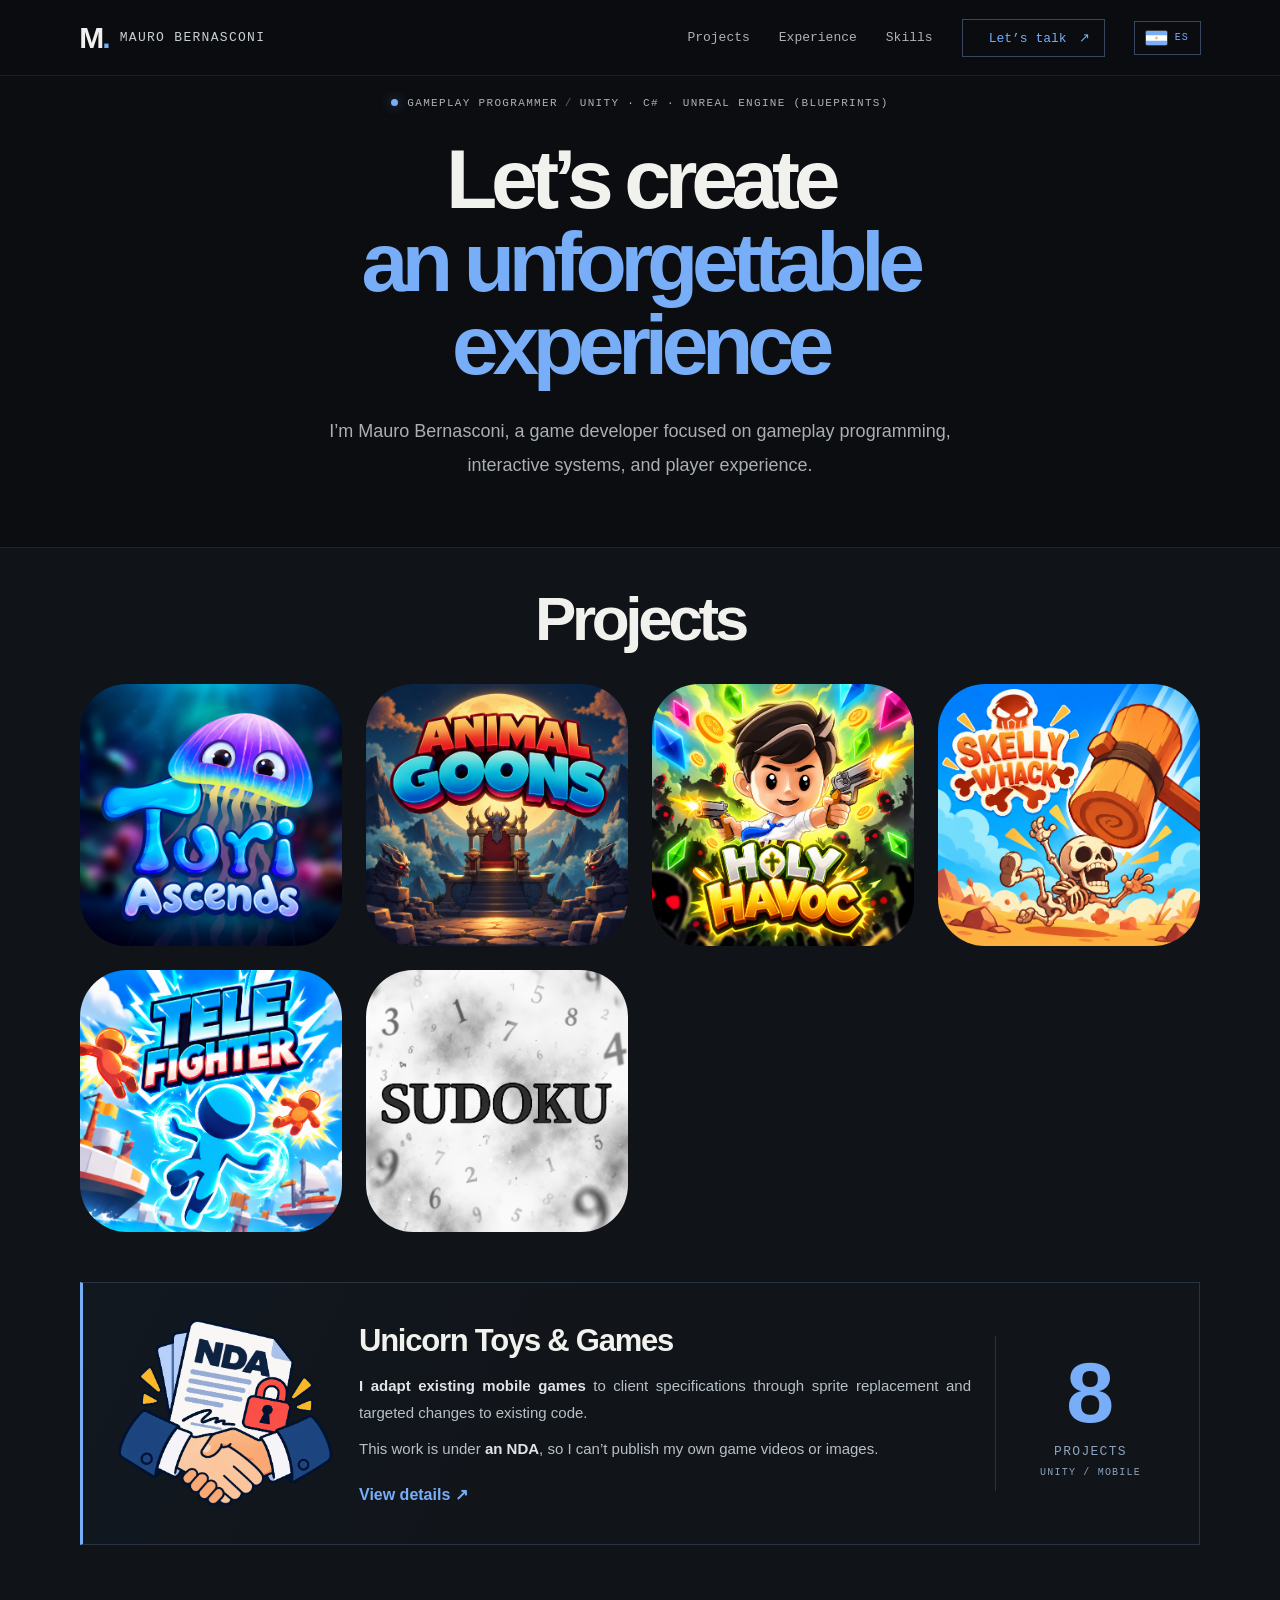
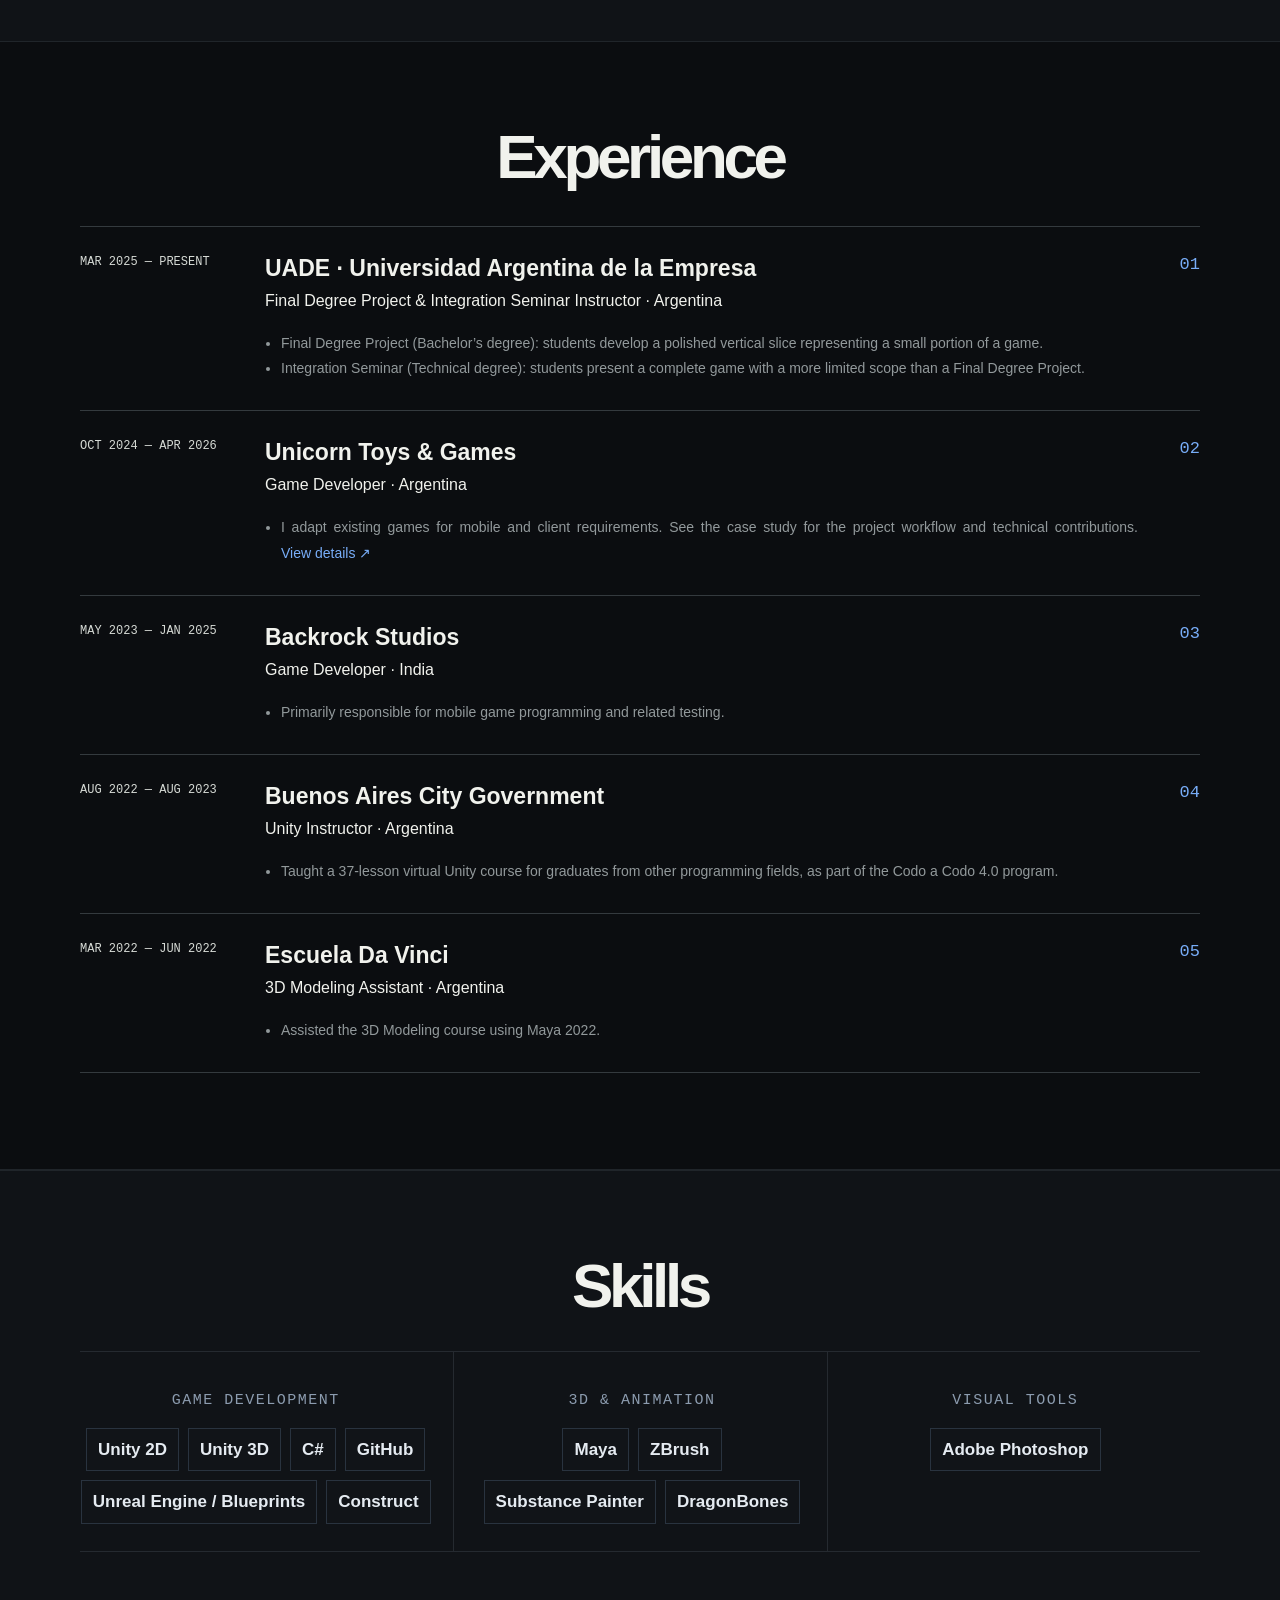
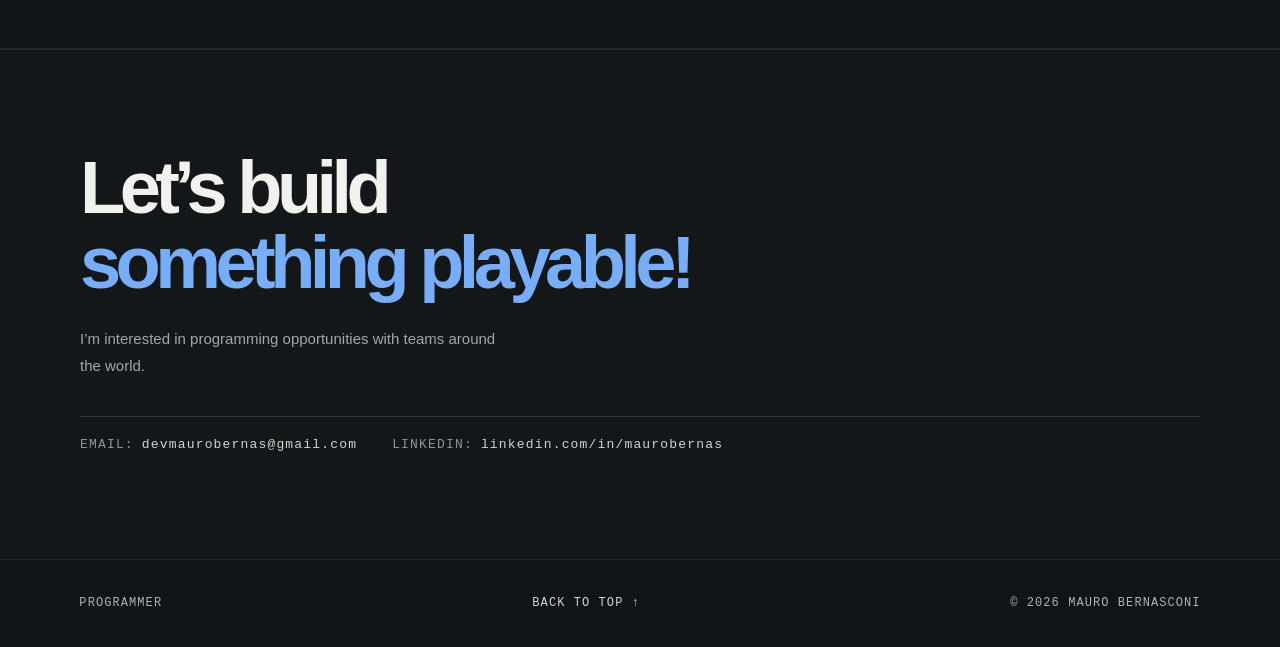
<file: index.html>
<!doctype html>
<html lang="en">
  <head>
    <meta charset="utf-8">
    <meta name="viewport" content="width=device-width, initial-scale=1">
    <meta name="theme-color" content="#0b0d10">
    <meta name="description" content="Mauro Bernasconi — Unity gameplay programmer working across interactive systems and game development.">
    <title data-en="Mauro Bernasconi — Unity Gameplay Programmer" data-es="Mauro Bernasconi — Programador de gameplay Unity">Mauro Bernasconi — Unity Gameplay Programmer</title>
    <link rel="icon" href="./favicon.svg" type="image/svg+xml">
    <link rel="stylesheet" href="./styles.css?v=work-first-layout-divider-20261112">
    <script src="./script.js?v=store-badges-20261024" defer></script>
  </head>
  <body>
    <a class="skip-link" href="#main" data-en="Skip to content" data-es="Ir al contenido">Skip to content</a>
    <header class="site-header">
      <a class="wordmark" href="#home" aria-label="Mauro Bernasconi, home"><span class="wordmark-mark">M<span>.</span></span><span class="wordmark-name">MAURO BERNASCONI</span></a>
      <button class="menu-toggle" type="button" aria-expanded="false" aria-controls="primary-nav"><span></span><span></span><span class="sr-only" data-en="Toggle navigation" data-es="Abrir navegación">Toggle navigation</span></button>
      <nav id="primary-nav" class="nav" aria-label="Main navigation" data-en-label="Main navigation" data-es-label="Navegación principal">
        <a href="#projects" data-en="Projects" data-es="Proyectos">Projects</a>
        <a href="#experience" data-en="Experience" data-es="Experiencia">Experience</a>
        <a href="#skills" data-en="Skills" data-es="Habilidades">Skills</a>
        <a href="#contact" class="nav-contact"><span data-en="Let’s talk" data-es="Contactame">Let’s talk</span><span aria-hidden="true">↗</span></a>
        <button class="language-toggle" type="button" aria-label="Switch language to Spanish"><span class="language-flag" aria-hidden="true"></span><span class="language-code">ES</span></button>
      </nav>
    </header>

    <main id="main">
      <section class="hero section-wrap" id="home">
        <div class="hero-copy">
          <p class="eyebrow"><span class="status-dot"></span><span data-en="GAMEPLAY PROGRAMMER" data-es="PROGRAMADOR DE GAMEPLAY">GAMEPLAY PROGRAMMER</span><span class="eyebrow-divider">/</span>UNITY · C# · UNREAL ENGINE (BLUEPRINTS)</p>
          <h1 data-en="Let’s create|an unforgettable experience" data-es="Creemos una|experiencia inolvidable">Let’s create<br><span class="accent">an unforgettable experience</span></h1>
          <p class="hero-lede" data-en="I’m Mauro Bernasconi, a game developer focused on gameplay programming, interactive systems, and player experience." data-es="Soy Mauro Bernasconi, desarrollador de videojuegos enfocado en programación de gameplay, sistemas interactivos y experiencia de juego.">I’m Mauro Bernasconi, a game developer focused on gameplay programming, interactive systems, and player experience.</p>
        </div>
      </section>

      <section class="projects-section" id="projects">
        <div class="section-wrap">
        <div class="section-heading"><h2 data-en="Projects" data-es="Proyectos">Projects</h2></div>
        <div class="project-grid">
          <a class="project-tile" href="./turi-ascends.html">
            <img class="project-cover-image" src="./assets/projects/project-01/icon.jpg" alt="Turi Ascends">
          </a>
          <a class="project-tile" href="./animal-goons.html">
            <!-- Add the square project cover image inside assets/projects/project-02/. -->
            <img class="project-cover-image" src="./assets/projects/project-02/icon.png" alt="Animal Goons">
          </a>
          <a class="project-tile" href="./holy-havoc.html">
            <!-- Add the square project cover image inside assets/projects/project-03/. -->
            <img class="project-cover-image" src="./assets/projects/project-03/icon.png" alt="Holy Havoc">
          </a>
          <a class="project-tile" href="./skelly-whack.html">
            <!-- Add the square project cover image inside assets/projects/project-04/. -->
            <img class="project-cover-image" src="./assets/projects/project-04/icon.png" alt="Skelly Whack">
          </a>
          <a class="project-tile" href="./tele-fighter.html">
            <!-- Add the square project cover image inside assets/projects/project-05/. -->
            <img class="project-cover-image" src="./assets/projects/project-05/icon.png" alt="Tele Fighter">
          </a>
          <a class="project-tile" href="./sudoku.html">
            <img class="project-cover-image" src="./assets/projects/project-06/sudoku-icon.jpg" alt="Sudoku">
          </a>
        </div>

        <section class="reskin-feature" aria-labelledby="reskin-title">
          <div class="reskin-feature-art"><img src="./assets/nda-icon.png" alt="" loading="lazy"></div>
          <div class="reskin-feature-copy">
            <h3 id="reskin-title">Unicorn Toys &amp; Games</h3>
            <p data-en="I adapt existing mobile games to client specifications through sprite replacement and targeted changes to existing code." data-es="Adapto juegos móviles existentes a las especificaciones de clientes mediante el reemplazo de sprites y cambios puntuales en código existente." data-en-html="<strong class=key-highlight>I adapt existing mobile games</strong> to client specifications through sprite replacement and targeted changes to existing code." data-es-html="<strong class=key-highlight>Adapto juegos móviles existentes</strong> a las especificaciones de clientes mediante el reemplazo de sprites y cambios puntuales en código existente."><strong class="key-highlight">I adapt existing mobile games</strong> to client specifications through sprite replacement and targeted changes to existing code.</p>
            <p class="nda-note" data-en="This work is under an NDA, so I can’t publish my own game videos or images." data-es="Este trabajo está bajo un acuerdo de confidencialidad (NDA), por eso no puedo publicar videos ni imágenes propias de los juegos." data-en-html="This work is under <strong class=key-highlight>an NDA</strong>, so I can’t publish my own game videos or images." data-es-html="Este trabajo está bajo un <strong class=key-highlight>acuerdo de confidencialidad (NDA)</strong>, por eso no puedo publicar videos ni imágenes propias de los juegos.">This work is under <strong class="key-highlight">an NDA</strong>, so I can’t publish my own game videos or images.</p>
            <a class="inline-link reskin-details-link" href="./unicorn-games.html" data-en="View details ↗" data-es="Conocer detalles ↗">View details ↗</a>
          </div>
          <div class="reskin-feature-index" aria-hidden="true"><strong>8</strong><span data-en="PROJECTS" data-es="PROYECTOS">PROJECTS</span><span data-en="UNITY / MOBILE" data-es="UNITY / MOBILE">UNITY / MOBILE</span></div>
        </section>
        </div>
      </section>

      <section class="experience-section" id="experience"><div class="section-wrap experience-inner">
        <div class="section-heading"><h2 data-en="Experience" data-es="Experiencia">Experience</h2></div>
        <article class="experience-entry"><div class="experience-date" data-en="MAR 2025 — PRESENT" data-es="MAR 2025 — ACTUALIDAD">MAR 2025 — PRESENT</div><div class="experience-detail"><h3>UADE · Universidad Argentina de la Empresa</h3><p class="experience-role" data-en="Final Degree Project & Integration Seminar Instructor · Argentina" data-es="Docente de Trabajo Final y Seminario de Integración · Argentina">Final Degree Project &amp; Integration Seminar Instructor · Argentina</p><ul><li data-en="Final Degree Project (Bachelor’s degree): students develop a polished vertical slice representing a small portion of a game." data-es="Trabajo Final (Licenciatura): los alumnos desarrollan un vertical slice pulido que representa una pequeña parte de un juego.">Final Degree Project (Bachelor’s degree): students develop a polished vertical slice representing a small portion of a game.</li><li data-en="Integration Seminar (Technical degree): students present a complete game with a more limited scope than a Final Degree Project." data-es="Seminario de Integración (Tecnicatura): los alumnos presentan un juego completo, con un alcance más acotado que un Trabajo Final.">Integration Seminar (Technical degree): students present a complete game with a more limited scope than a Final Degree Project.</li></ul></div></article>
        <article class="experience-entry"><div class="experience-date" data-en="OCT 2024 — APR 2026" data-es="OCT 2024 — ABR 2026">OCT 2024 — APR 2026</div><div class="experience-detail"><h3>Unicorn Toys &amp; Games</h3><p class="experience-role" data-en="Game Developer · Argentina" data-es="Desarrollador de videojuegos · Argentina">Game Developer · Argentina</p><ul><li><span data-en="I adapt existing games for mobile and client requirements. See the case study for the project workflow and technical contributions." data-es="Adapto juegos existentes a plataformas móviles y a requisitos de clientes. Consultá el caso para conocer el proceso y los aportes técnicos.">I adapt existing games for mobile and client requirements. See the case study for the project workflow and technical contributions.</span> <a href="./unicorn-games.html" class="inline-link" data-en="View details ↗" data-es="Conocer detalles ↗">View details ↗</a></li></ul></div></article>
        <article class="experience-entry"><div class="experience-date" data-en="MAY 2023 — JAN 2025" data-es="MAY 2023 — ENE 2025">MAY 2023 — JAN 2025</div><div class="experience-detail"><h3>Backrock Studios</h3><p class="experience-role" data-en="Game Developer · India" data-es="Desarrollador de videojuegos · India">Game Developer · India</p><ul><li data-en="Primarily responsible for mobile game programming and related testing." data-es="Responsable principalmente de la programación de juegos móviles y sus pruebas.">Primarily responsible for mobile game programming and related testing.</li></ul></div></article>
        <article class="experience-entry"><div class="experience-date" data-en="AUG 2022 — AUG 2023" data-es="AGO 2022 — AGO 2023">AUG 2022 — AUG 2023</div><div class="experience-detail"><h3 data-en="Buenos Aires City Government" data-es="Gobierno de la Ciudad de Buenos Aires">Buenos Aires City Government</h3><p class="experience-role" data-en="Unity Instructor · Argentina" data-es="Instructor de Unity · Argentina">Unity Instructor · Argentina</p><ul><li data-en="Taught a 37-lesson virtual Unity course for graduates from other programming fields, as part of the Codo a Codo 4.0 program." data-es="Dicté un curso virtual de Unity de 37 clases para graduados de otras áreas de programación, en el programa Codo a Codo 4.0.">Taught a 37-lesson virtual Unity course for graduates from other programming fields, as part of the Codo a Codo 4.0 program.</li></ul></div></article>
        <article class="experience-entry"><div class="experience-date" data-en="MAR 2022 — JUN 2022" data-es="MAR 2022 — JUN 2022">MAR 2022 — JUN 2022</div><div class="experience-detail"><h3>Escuela Da Vinci</h3><p class="experience-role" data-en="3D Modeling Assistant · Argentina" data-es="Asistente de Modelado 3D · Argentina">3D Modeling Assistant · Argentina</p><ul><li data-en="Assisted the 3D Modeling course using Maya 2022." data-es="Asistí en el curso de Modelado 3D con Maya 2022.">Assisted the 3D Modeling course using Maya 2022.</li></ul></div></article>
      </div></section>

      <section class="skills-section" id="skills"><div class="section-wrap"><div class="section-heading"><h2 data-en="Skills" data-es="Habilidades">Skills</h2></div><div class="skills-grid"><div class="skill-group"><h3 data-en="Game development" data-es="Desarrollo de videojuegos">Game development</h3><div class="skill-chips"><span>Unity 2D</span><span>Unity 3D</span><span>C#</span><span>GitHub</span><span>Unreal Engine / Blueprints</span><span>Construct</span></div></div><div class="skill-group"><h3 data-en="3D & animation" data-es="3D y animación">3D &amp; animation</h3><div class="skill-chips"><span>Maya</span><span>ZBrush</span><span>Substance Painter</span><span>DragonBones</span></div></div><div class="skill-group"><h3 data-en="Visual tools" data-es="Herramientas visuales">Visual tools</h3><div class="skill-chips"><span>Adobe Photoshop</span></div></div></div></div></section>

      <section class="contact-section" id="contact"><div class="section-wrap contact-inner"><h2 data-en="Let’s build|something playable!" data-es="¡Construyamos|algo para jugar!">Let’s build<br>something <span class="accent">playable!</span></h2><p class="contact-copy" data-en="I’m interested in programming opportunities with teams around the world." data-es="Me interesan oportunidades de programación con equipos de todo el mundo.">I’m interested in programming opportunities with teams around the world.</p><div class="contact-links"><a class="contact-item" href="mailto:devmaurobernas@gmail.com"><span data-en="EMAIL:" data-es="CORREO:">EMAIL:</span><span>devmaurobernas@gmail.com</span></a><a class="contact-item" href="https://www.linkedin.com/in/maurobernas" target="_blank" rel="noreferrer"><span>LINKEDIN:</span><span>linkedin.com/in/maurobernas</span></a></div></div></section>
    </main>
    <footer class="site-footer"><span data-en="PROGRAMMER" data-es="PROGRAMADOR">PROGRAMMER</span><a href="#home" class="back-top" data-en="BACK TO TOP ↑" data-es="VOLVER ARRIBA ↑">BACK TO TOP ↑</a><span class="copyright">© <span id="year">2026</span> MAURO BERNASCONI</span></footer>
  </body>
</html>
</file>
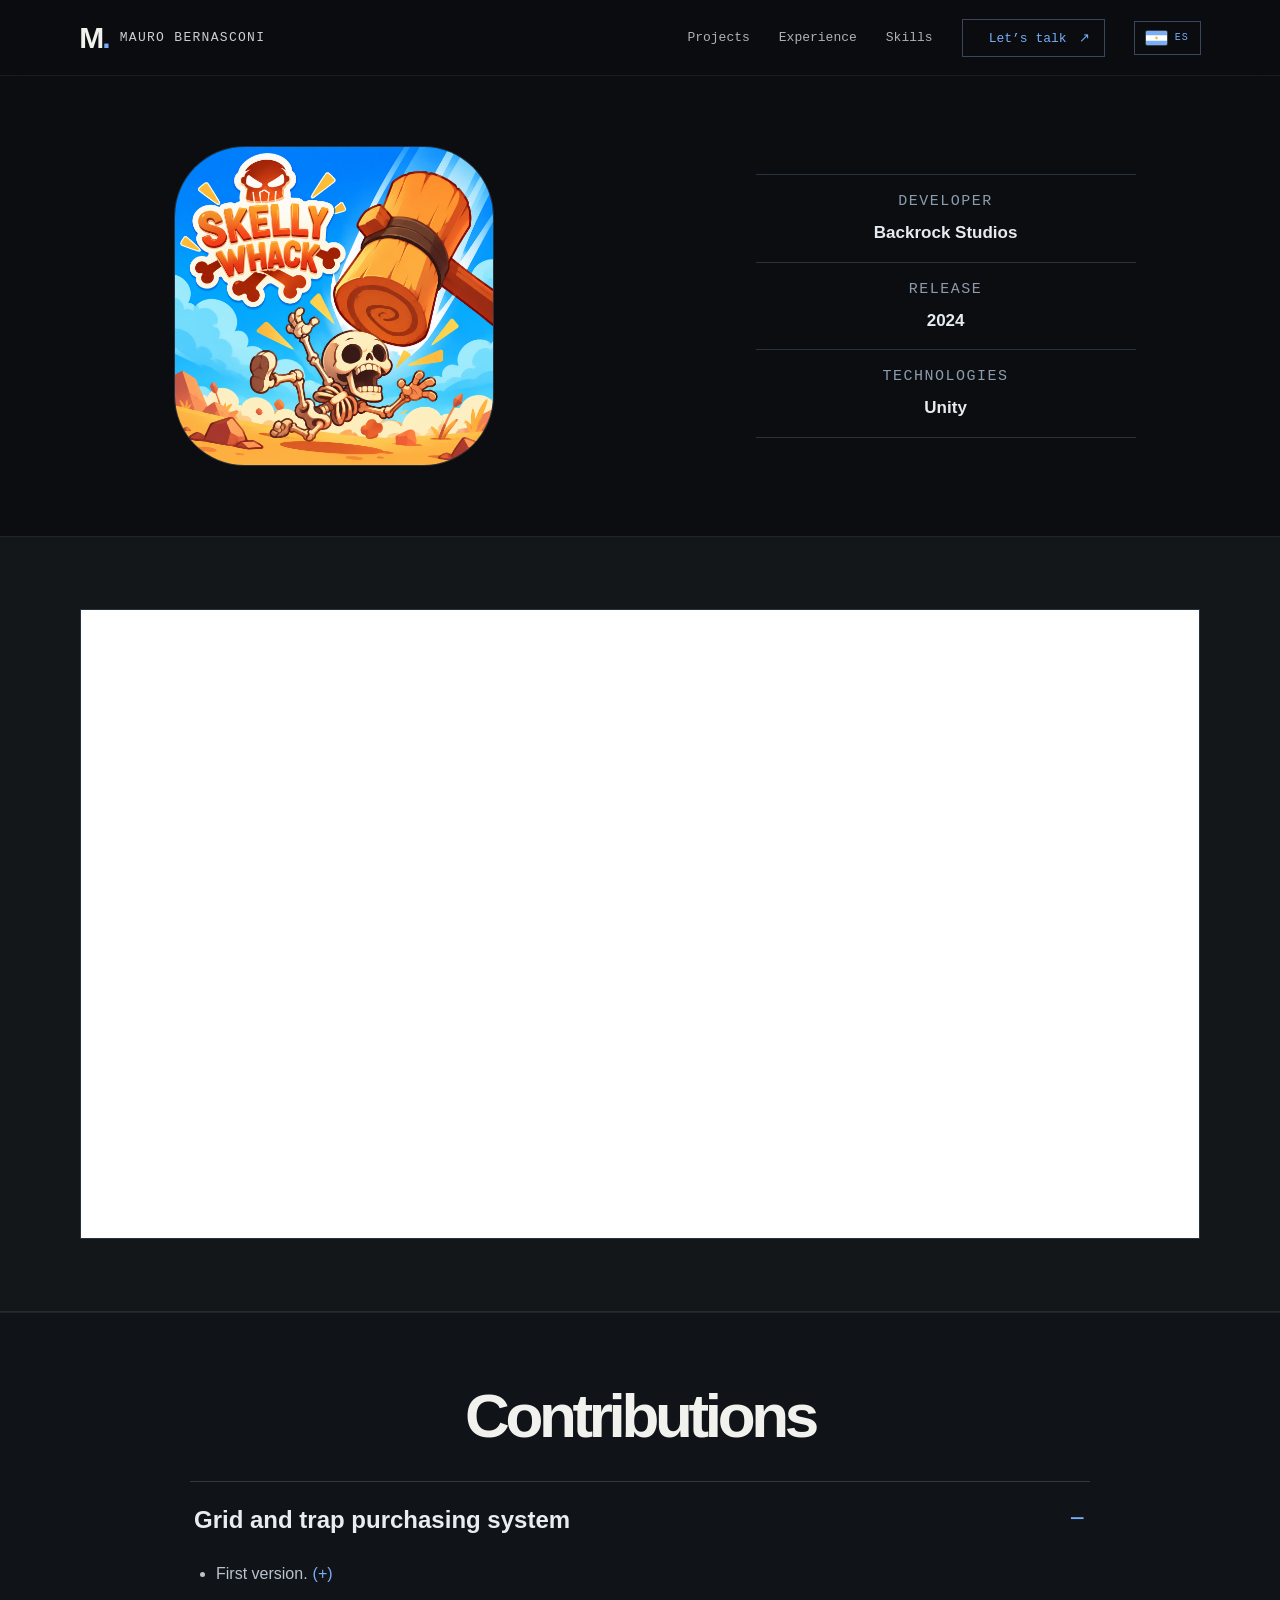
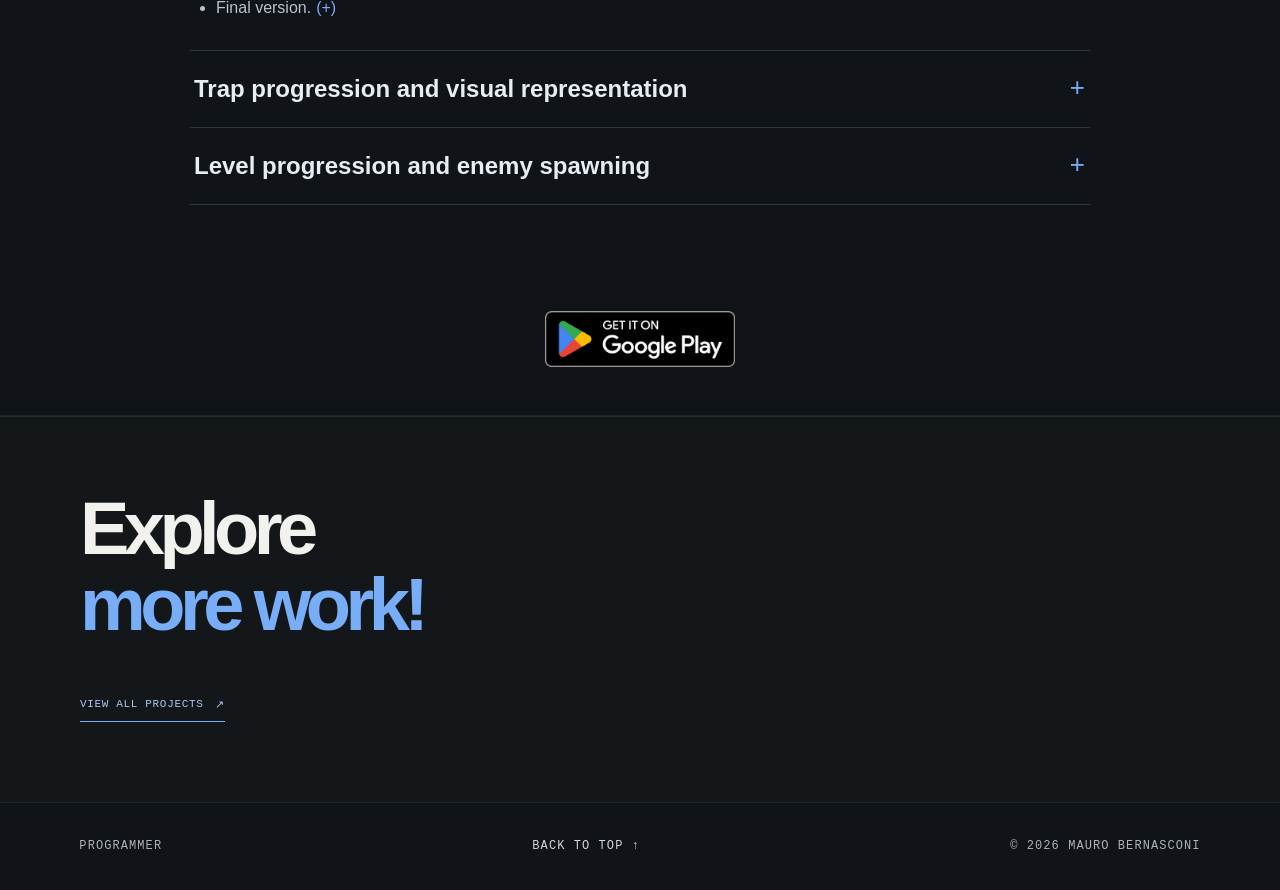
<file: skelly-whack.html>
<!doctype html>
<html lang="en">
  <head>
    <meta charset="utf-8">
    <meta name="viewport" content="width=device-width, initial-scale=1">
    <meta name="theme-color" content="#0b0d10">
    <meta name="description" content="Gameplay project case study — details to be added.">
    <title data-en="Skelly Whack — Mauro Bernasconi" data-es="Skelly Whack — Mauro Bernasconi">Skelly Whack — Mauro Bernasconi</title>
    <link rel="icon" href="./favicon.svg" type="image/svg+xml">
    <link rel="stylesheet" href="./styles.css?v=work-first-layout-20261112">
    <script src="./script.js?v=store-badges-20261024" defer></script>
  </head>
  <body>
    <a class="skip-link" href="#main" data-en="Skip to content" data-es="Ir al contenido">Skip to content</a>
    <header class="site-header">
      <a class="wordmark" href="./index.html#home"><span class="wordmark-mark">M<span>.</span></span><span class="wordmark-name">MAURO BERNASCONI</span></a>
      <button class="menu-toggle" type="button" aria-expanded="false" aria-controls="primary-nav"><span></span><span></span><span class="sr-only" data-en="Toggle navigation" data-es="Abrir navegación">Toggle navigation</span></button>
      <nav id="primary-nav" class="nav" aria-label="Main navigation" data-en-label="Main navigation" data-es-label="Navegación principal">
        <a href="./index.html#projects" data-en="Projects" data-es="Proyectos">Projects</a>
        <a href="./index.html#experience" data-en="Experience" data-es="Experiencia">Experience</a>
        <a href="./index.html#skills" data-en="Skills" data-es="Habilidades">Skills</a>
        <a href="./index.html#contact" class="nav-contact"><span data-en="Let’s talk" data-es="Contactame">Let’s talk</span><span aria-hidden="true">↗</span></a>
        <button class="language-toggle" type="button" aria-label="Switch language to Spanish"><span class="language-flag" aria-hidden="true"></span><span class="language-code">ES</span></button>
      </nav>
    </header>
    <main id="main" class="case-study">
      <section class="case-intro section-wrap project-page-hero">
        <div class="case-project-icon" role="img" aria-label="Skelly Whack"><img src="./assets/projects/project-04/icon.png" alt=""></div>
        <div class="case-facts"><div><span data-en="DEVELOPER" data-es="DESARROLLADOR">DEVELOPER</span><strong>Backrock Studios</strong></div><div><span data-en="RELEASE" data-es="LANZAMIENTO">RELEASE</span><strong>2024</strong></div><div><span data-en="TECHNOLOGIES" data-es="TECNOLOGÍAS">TECHNOLOGIES</span><strong>Unity</strong></div></div>
      </section>
      <section class="project-gallery template-gallery" aria-label="Project gallery" data-en-label="Project gallery" data-es-label="Galería del proyecto"><div class="section-wrap">
        <div class="gallery-controls" hidden><button class="gallery-arrow" type="button" data-gallery-prev data-en-label="Previous media" data-es-label="Imagen o video anterior" aria-label="Previous media">←</button><span class="gallery-count" aria-live="polite">01 / 01</span><button class="gallery-arrow" type="button" data-gallery-next data-en-label="Next media" data-es-label="Imagen o video siguiente" aria-label="Next media">→</button></div>
        <div class="gallery-viewport"><div class="gallery-track">
          <figure class="gallery-slide"><iframe src="https://www.youtube-nocookie.com/embed/l7JUCOOkpJw" title="Skelly Whack gameplay video" data-en-title="Skelly Whack gameplay video" data-es-title="Video de gameplay de Skelly Whack" frameborder="0" allow="accelerometer; autoplay; clipboard-write; encrypted-media; gyroscope; picture-in-picture; web-share" referrerpolicy="strict-origin-when-cross-origin" allowfullscreen loading="lazy"></iframe></figure>
        </div></div>
      </div></section>
      <section class="case-section template-details project-contributions"><div class="section-wrap">
        <div class="case-section-heading"><div><h2 data-en="Contributions" data-es="Aportes">Contributions</h2></div></div>
        <div class="contribution-accordions">
          <details class="contribution-item" open>
            <summary data-en="Grid and trap purchasing system" data-es="Sistema de grilla y compra de trampas">Grid and trap purchasing system</summary>
            <div class="contribution-content"><ul>
              <li><details class="contribution-nested">
                <summary data-en="First version." data-es="Primera versión.">First version.</summary>
                <ul>
                  <li data-en="Developed a grid system over the terrain that allowed traps to be placed in available cells." data-es="Desarrollo de un sistema de grilla sobre el terreno que permitía posicionar trampas en celdas disponibles.">Developed a grid system over the terrain that allowed traps to be placed in available cells.</li>
                  <li data-en="Implemented mechanics to select, move, reposition, and sell traps." data-es="Implementación de mecánicas para seleccionar, mover, reposicionar y vender trampas.">Implemented mechanics to select, move, reposition, and sell traps.</li>
                  <li data-en="Developed trap purchasing and placement logic, including the ability to combine traps of the same type to increase their level." data-es="Desarrollo de la lógica de compra y colocación de trampas, con la posibilidad de combinar trampas del mismo tipo para aumentar su nivel.">Developed trap purchasing and placement logic, including the ability to combine traps of the same type to increase their level.</li>
                </ul>
              </details></li>
              <li><details class="contribution-nested">
                <summary data-en="Final version." data-es="Versión final.">Final version.</summary>
                <ul>
                  <li data-en="Adapted the system to a layout of invisible cells with predefined positions." data-es="Adaptación del sistema a una distribución de celdas invisibles con posiciones predefinidas.">Adapted the system to a layout of invisible cells with predefined positions.</li>
                  <li data-en="Implemented automatic placement of purchased traps in the first available cell." data-es="Implementación del posicionamiento automático de trampas en la primera celda disponible al comprarlas.">Implemented automatic placement of purchased traps in the first available cell.</li>
                  <li data-en="Developed an individual progression system in which successive purchases raise a trap's level until it reaches its maximum, allowing another trap of the same type to be added." data-es="Desarrollo de un sistema de progresión individual en el que las compras sucesivas aumentaban el nivel de la trampa hasta alcanzar su máximo, permitiendo entonces incorporar otra del mismo tipo.">Developed an individual progression system in which successive purchases raise a trap's level until it reaches its maximum, allowing another trap of the same type to be added.</li>
                  <li data-en="Implemented mechanics to destroy traps." data-es="Implementación de mecánicas para destruir trampas.">Implemented mechanics to destroy traps.</li>
                </ul>
              </details></li>
            </ul></div>
          </details>
          <details class="contribution-item">
            <summary data-en="Trap progression and visual representation" data-es="Progresión y representación visual de las trampas">Trap progression and visual representation</summary>
            <div class="contribution-content"><ul>
              <li data-en="Developed the level-up logic." data-es="Desarrollo de la lógica de aumento de nivel.">Developed the level-up logic.</li>
              <li data-en="Implemented visual changes based on each trap's level by updating its meshes and materials." data-es="Implementación de cambios visuales según el nivel de cada trampa, mediante la actualización de sus meshes y materiales.">Implemented visual changes based on each trap's level by updating its meshes and materials.</li>
              <li data-en="Configured purchase restrictions: the last trap must be at maximum level, and a cell must be available to place a new one." data-es="Configuración de las restricciones de adquisición de trampas (última trampa en nivel máximo y celda disponible para posicionamiento de la nueva).">Configured purchase restrictions: the last trap must be at maximum level, and a cell must be available to place a new one.</li>
            </ul></div>
          </details>
          <details class="contribution-item">
            <summary data-en="Level progression and enemy spawning" data-es="Progresión de niveles y aparición de enemigos">Level progression and enemy spawning</summary>
            <div class="contribution-content"><ul>
              <li data-en="Implemented progression mechanics based on defeating enemies to complete levels." data-es="Implementación de mecánicas de progresión basadas en la eliminación de enemigos para completar niveles.">Implemented progression mechanics based on defeating enemies to complete levels.</li>
              <li data-en="Adjusted progression to reset when a new level begins, requiring traps to be purchased and upgraded again." data-es="Ajuste del sistema de progresión para reiniciar el avance al comenzar un nuevo nivel, requiriendo volver a comprar y mejorar las trampas.">Adjusted progression to reset when a new level begins, requiring traps to be purchased and upgraded again.</li>
              <li data-en="Implemented an option to purchase faster enemy spawning, allowing players to advance more quickly." data-es="Implementación de una opción de compra para acelerar la aparición de enemigos (enemy spawn), permitiendo avanzar más rápido.">Implemented an option to purchase faster enemy spawning, allowing players to advance more quickly.</li>
            </ul></div>
          </details>
        </div>
      </div></section>
      <section class="store-links" aria-label="Enlaces a tiendas" data-en-label="Store links" data-es-label="Enlaces a tiendas">
        <div class="section-wrap">
          <div class="store-badges store-badges-single">
            <a class="store-badge store-badge-google" href="https://play.google.com/store/apps/details?id=co.backrock.skellywhack" target="_blank" rel="noopener noreferrer" aria-label="Ver Skelly Whack en Google Play" data-en-label="View Skelly Whack on Google Play" data-es-label="Ver Skelly Whack en Google Play">
              <img src="./store-badges/google-play-en.png" data-en-src="./store-badges/google-play-en.png" data-es-src="./store-badges/google-play-es-419.png" data-en-alt="Get it on Google Play" data-es-alt="Descargar en Google Play" alt="Get it on Google Play" width="478" height="142" loading="lazy" decoding="async">
            </a>
          </div>
        </div>
      </section>
      <section class="case-close"><div class="section-wrap"><h2 data-en="Explore|more work!" data-es="¡Mirá|más trabajos!">Explore<br><span class="accent">more work!</span></h2><a class="project-more" href="./index.html#projects"><span data-en="View all projects" data-es="Ver proyectos">View all projects</span><span aria-hidden="true">↗</span></a></div></section>
    </main>
    <footer class="site-footer"><span data-en="PROGRAMMER" data-es="PROGRAMADOR">PROGRAMMER</span><a href="./index.html#home" class="back-top" data-en="BACK TO TOP ↑" data-es="VOLVER ARRIBA ↑">BACK TO TOP ↑</a><span class="copyright">© <span id="year">2026</span> MAURO BERNASCONI</span></footer>
  </body>
</html>
</file>
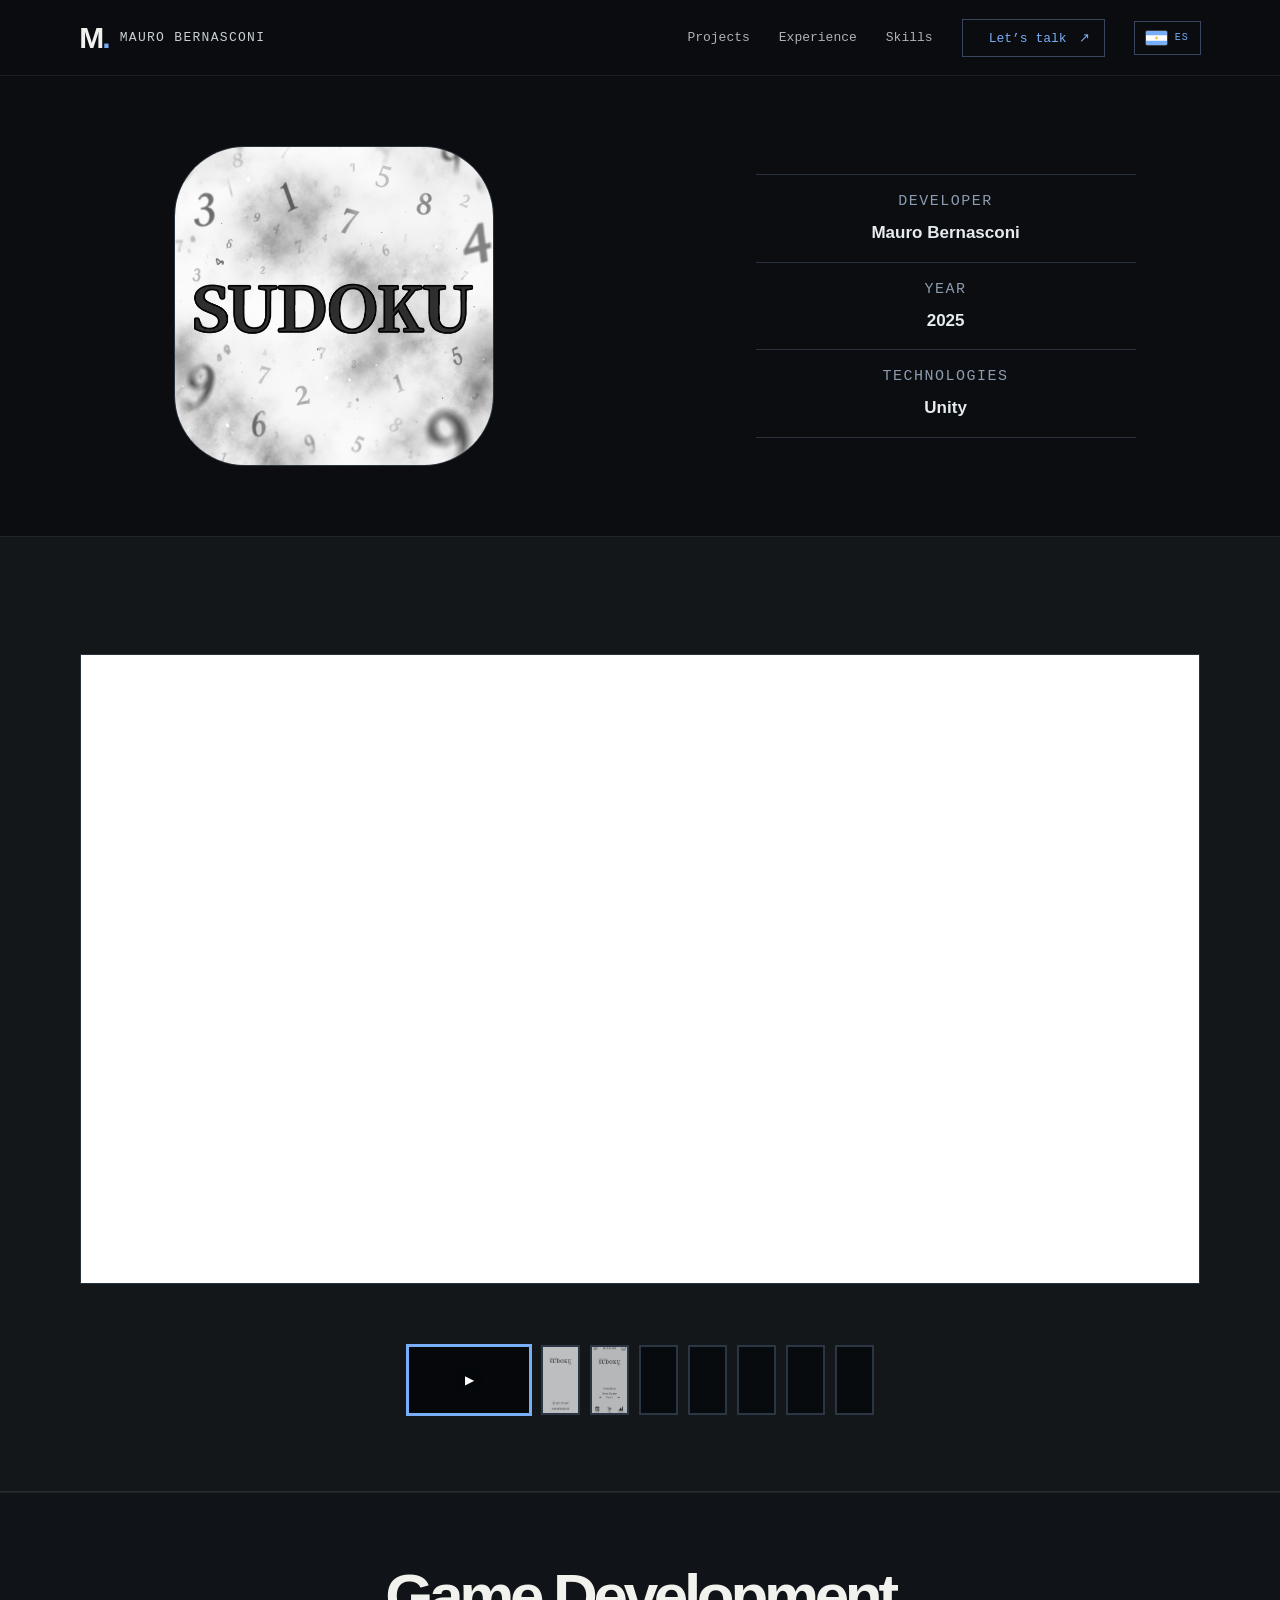
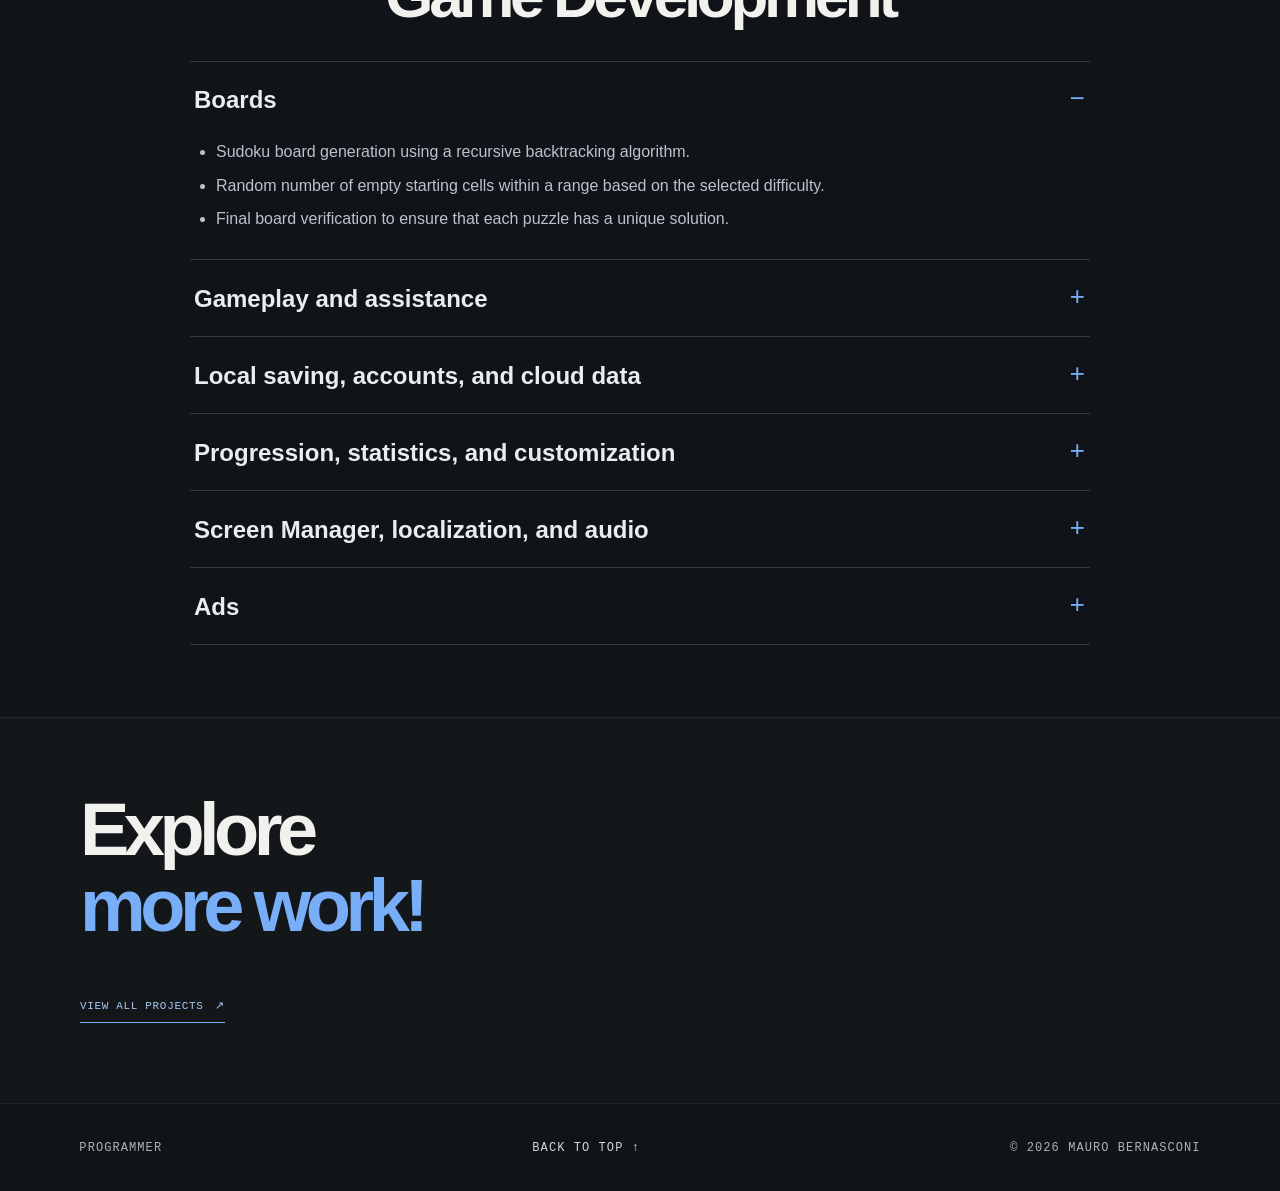
<file: sudoku.html>
<!doctype html>
<html lang="en">
  <head>
    <meta charset="utf-8">
    <meta name="viewport" content="width=device-width, initial-scale=1">
    <meta name="theme-color" content="#0b0d10">
    <meta name="description" content="Sudoku project by Mauro Bernasconi.">
    <title data-en="Sudoku — Mauro Bernasconi" data-es="Sudoku — Mauro Bernasconi">Sudoku — Mauro Bernasconi</title>
    <link rel="icon" href="./favicon.svg" type="image/svg+xml">
    <link rel="stylesheet" href="./styles.css?v=work-first-layout-20261112">
    <script src="./script.js?v=store-badges-20261024" defer></script>
  </head>
  <body>
    <a class="skip-link" href="#main" data-en="Skip to content" data-es="Ir al contenido">Skip to content</a>
    <header class="site-header">
      <a class="wordmark" href="./index.html#home"><span class="wordmark-mark">M<span>.</span></span><span class="wordmark-name">MAURO BERNASCONI</span></a>
      <button class="menu-toggle" type="button" aria-expanded="false" aria-controls="primary-nav"><span></span><span></span><span class="sr-only" data-en="Toggle navigation" data-es="Abrir navegación">Toggle navigation</span></button>
      <nav id="primary-nav" class="nav" aria-label="Main navigation" data-en-label="Main navigation" data-es-label="Navegación principal">
        <a href="./index.html#projects" data-en="Projects" data-es="Proyectos">Projects</a>
        <a href="./index.html#experience" data-en="Experience" data-es="Experiencia">Experience</a>
        <a href="./index.html#skills" data-en="Skills" data-es="Habilidades">Skills</a>
        <a href="./index.html#contact" class="nav-contact"><span data-en="Let’s talk" data-es="Contactame">Let’s talk</span><span aria-hidden="true">↗</span></a>
        <button class="language-toggle" type="button" aria-label="Switch language to Spanish"><span class="language-flag" aria-hidden="true"></span><span class="language-code">ES</span></button>
      </nav>
    </header>
    <main id="main" class="case-study">
      <section class="case-intro section-wrap project-page-hero">
        <div class="case-project-icon" role="img" aria-label="Sudoku"><img src="./assets/projects/project-06/sudoku-icon.jpg" alt=""></div>
        <div class="case-facts">
          <div><span data-en="DEVELOPER" data-es="DESARROLLADOR">DEVELOPER</span><strong>Mauro Bernasconi</strong></div>
          <div><span data-en="YEAR" data-es="AÑO">YEAR</span><strong>2025</strong></div>
          <div><span data-en="TECHNOLOGIES" data-es="TECNOLOGÍAS">TECHNOLOGIES</span><strong>Unity</strong></div>
        </div>
      </section>
      <section class="project-gallery template-gallery" aria-label="Sudoku video and screenshots" data-en-label="Sudoku video and screenshots" data-es-label="Video y capturas de Sudoku"><div class="section-wrap">
        <div class="gallery-viewport"><div class="gallery-track">
          <figure class="gallery-slide"><iframe src="https://www.youtube-nocookie.com/embed/cEVBkr1hbxE" title="Sudoku gameplay video" data-en-title="Sudoku gameplay video" data-es-title="Video de gameplay de Sudoku" frameborder="0" allow="accelerometer; clipboard-write; encrypted-media; gyroscope; picture-in-picture; web-share" referrerpolicy="strict-origin-when-cross-origin" allowfullscreen loading="lazy"></iframe></figure>
          <figure class="gallery-slide gallery-slide--portrait"><img src="./assets/projects/project-06/screenshot_2026-11-03_23-55-11.jpg" alt="Sudoku sign-in screen with Google and guest access" data-en-alt="Sudoku sign-in screen with Google and guest access" data-es-alt="Pantalla de inicio de Sudoku con acceso mediante Google y como invitado" loading="lazy" decoding="async"></figure>
          <figure class="gallery-slide gallery-slide--portrait"><img src="./assets/projects/project-06/01_Sudoku_Menu.jpg" alt="Sudoku main menu" data-en-alt="Sudoku main menu" data-es-alt="Menú principal de Sudoku" loading="lazy" decoding="async"></figure>
          <figure class="gallery-slide gallery-slide--portrait"><img src="./assets/projects/project-06/04_Sudoku_Stats.jpg" alt="Sudoku statistics screen" data-en-alt="Sudoku statistics screen" data-es-alt="Pantalla de estadísticas de Sudoku" loading="lazy" decoding="async"></figure>
          <figure class="gallery-slide gallery-slide--portrait"><img src="./assets/projects/project-06/05_Sudoku_Hints.jpg" alt="Sudoku gameplay and hints screen" data-en-alt="Sudoku gameplay and hints screen" data-es-alt="Partida de Sudoku y pantalla de ayudas" loading="lazy" decoding="async"></figure>
          <figure class="gallery-slide gallery-slide--portrait"><img src="./assets/projects/project-06/06_Sudoku_Errors.jpg" alt="Sudoku gameplay showing an error" data-en-alt="Sudoku gameplay showing an error" data-es-alt="Partida de Sudoku con un error" loading="lazy" decoding="async"></figure>
          <figure class="gallery-slide gallery-slide--portrait"><img src="./assets/projects/project-06/07_Sudoku_Win.jpg" alt="Sudoku victory screen" data-en-alt="Sudoku victory screen" data-es-alt="Pantalla de victoria de Sudoku" loading="lazy" decoding="async"></figure>
          <figure class="gallery-slide gallery-slide--portrait"><img src="./assets/projects/project-06/08_Sudoku_Lose.jpg" alt="Sudoku defeat screen" data-en-alt="Sudoku defeat screen" data-es-alt="Pantalla de derrota de Sudoku" loading="lazy" decoding="async"></figure>
        </div></div>
        <div class="gallery-thumbnails" role="group" aria-label="Choose a Sudoku video or screenshot" data-en-label="Choose a Sudoku video or screenshot" data-es-label="Elegí un video o una captura de Sudoku">
          <button class="gallery-thumbnail is-active" type="button" data-gallery-goto="0" aria-pressed="true" data-en-label="Play Sudoku gameplay video" data-es-label="Reproducir video de gameplay de Sudoku" aria-label="Play Sudoku gameplay video"><span class="gallery-thumbnail-play" aria-hidden="true">▶</span></button>
          <button class="gallery-thumbnail gallery-thumbnail--portrait" type="button" data-gallery-goto="1" aria-pressed="false" data-en-label="Show Sudoku sign-in screen" data-es-label="Mostrar inicio de sesión de Sudoku" aria-label="Show Sudoku sign-in screen"><img src="./assets/projects/project-06/screenshot_2026-11-03_23-55-11.jpg" alt="" loading="lazy" decoding="async"></button>
          <button class="gallery-thumbnail gallery-thumbnail--portrait" type="button" data-gallery-goto="2" aria-pressed="false" data-en-label="Show Sudoku main menu" data-es-label="Mostrar menú principal de Sudoku" aria-label="Show Sudoku main menu"><img src="./assets/projects/project-06/01_Sudoku_Menu.jpg" alt="" loading="lazy" decoding="async"></button>
          <button class="gallery-thumbnail gallery-thumbnail--portrait" type="button" data-gallery-goto="3" aria-pressed="false" data-en-label="Show Sudoku statistics" data-es-label="Mostrar estadísticas de Sudoku" aria-label="Show Sudoku statistics"><img src="./assets/projects/project-06/04_Sudoku_Stats.jpg" alt="" loading="lazy" decoding="async"></button>
          <button class="gallery-thumbnail gallery-thumbnail--portrait" type="button" data-gallery-goto="4" aria-pressed="false" data-en-label="Show Sudoku hints" data-es-label="Mostrar ayudas de Sudoku" aria-label="Show Sudoku hints"><img src="./assets/projects/project-06/05_Sudoku_Hints.jpg" alt="" loading="lazy" decoding="async"></button>
          <button class="gallery-thumbnail gallery-thumbnail--portrait" type="button" data-gallery-goto="5" aria-pressed="false" data-en-label="Show Sudoku errors" data-es-label="Mostrar errores de Sudoku" aria-label="Show Sudoku errors"><img src="./assets/projects/project-06/06_Sudoku_Errors.jpg" alt="" loading="lazy" decoding="async"></button>
          <button class="gallery-thumbnail gallery-thumbnail--portrait" type="button" data-gallery-goto="6" aria-pressed="false" data-en-label="Show Sudoku victory" data-es-label="Mostrar victoria de Sudoku" aria-label="Show Sudoku victory"><img src="./assets/projects/project-06/07_Sudoku_Win.jpg" alt="" loading="lazy" decoding="async"></button>
          <button class="gallery-thumbnail gallery-thumbnail--portrait" type="button" data-gallery-goto="7" aria-pressed="false" data-en-label="Show Sudoku defeat" data-es-label="Mostrar derrota de Sudoku" aria-label="Show Sudoku defeat"><img src="./assets/projects/project-06/08_Sudoku_Lose.jpg" alt="" loading="lazy" decoding="async"></button>
        </div>
      </div></section>
      <section class="case-section template-details project-contributions"><div class="section-wrap">
        <div class="case-section-heading"><div><h2 data-en="Game Development" data-es="Desarrollo del Juego">Game Development</h2></div></div>
        <div class="contribution-accordions">
              <details class="contribution-item" open>
                <summary data-en="Boards" data-es="Tableros">Boards</summary>
                <div class="contribution-content"><ul>
                  <li data-en="Sudoku board generation using a recursive backtracking algorithm." data-es="Generación de tableros de Sudoku mediante un algoritmo recursivo de backtracking.">Sudoku board generation using a recursive backtracking algorithm.</li>
                  <li data-en="Random number of empty starting cells within a range based on the selected difficulty." data-es="Casillas iniciales vacías aleatorias dentro de rangos según la dificultad seleccionada.">Random number of empty starting cells within a range based on the selected difficulty.</li>
                  <li data-en="Final board verification to ensure that each puzzle has a unique solution." data-es="Verificación del tablero final para que la partida tenga una única solución.">Final board verification to ensure that each puzzle has a unique solution.</li>
                </ul></div>
              </details>
              <details class="contribution-item">
                <summary data-en="Gameplay and assistance" data-es="Gameplay y ayudas">Gameplay and assistance</summary>
                <div class="contribution-content"><ul>
                  <li data-en="Implementation of number entry and deletion, cell selection, and a pencil mode for noting candidate numbers in a cell." data-es="Implementación de ingreso y borrado de números, la selección de casillas y un modo lápiz para anotar candidatos en una celda.">Implementation of number entry and deletion, cell selection, and a pencil mode for noting candidate numbers in a cell.</li>
                  <li><details class="contribution-nested">
                    <summary data-en="Player hint system." data-es="Sistema de pistas para el jugador.">Player hint system.</summary>
                    <ul><li data-en="Reveal the correct number in the current or a random cell." data-es="Revelar el número correcto de la celda actual o de una aleatoria.">Reveal the correct number in the current or a random cell.</li></ul>
                  </details></li>
                  <li><details class="contribution-nested">
                    <summary data-en="Configurable visual assistance system." data-es="Sistema de ayudas visuales activables.">Configurable visual assistance system.</summary>
                    <ul>
                      <li data-en="Highlights for blocks, rows, columns, and matching numbers." data-es="Resaltado de cuadrantes, filas, columnas y números iguales.">Highlights for blocks, rows, columns, and matching numbers.</li>
                      <li data-en="Error display." data-es="Visualización de errores.">Error display.</li>
                      <li data-en="Automatic notes of possible numbers in empty cells, based on the numbers already placed in their row, column, and block." data-es="Anotaciones automáticas de números posibles en casillas vacías, según los números ya colocados en su fila, columna y cuadrante.">Automatic notes of possible numbers in empty cells, based on the numbers already placed in their row, column, and block.</li>
                      <li data-en="A count of numbers to place, showing how many times each number is still needed to complete the board." data-es="Conteo de números por colocar: muestra cuántas veces falta ubicar cada número para completar el tablero.">A count of numbers to place, showing how many times each number is still needed to complete the board.</li>
                    </ul>
                  </details></li>
                </ul></div>
              </details>
              <details class="contribution-item">
                <summary data-en="Local saving, accounts, and cloud data" data-es="Guardado local, cuentas y datos en la nube">Local saving, accounts, and cloud data</summary>
                <div class="contribution-content"><ul>
                  <li data-en="Google sign-in and guest access through Firebase Authentication." data-es="Integración de Firebase Authentication con inicio de sesión mediante Google y acceso como invitado.">Google sign-in and guest access through Firebase Authentication.</li>
                  <li data-en="Cloud storage of account data and player progression with Firestore." data-es="Integración de Firestore para guardar los datos de la cuenta y el progreso en la nube.">Cloud storage of account data and player progression with Firestore.</li>
                  <li data-en="Local game saving, so players can resume an in-progress game later, along with other supporting data." data-es="Guardado local de la partida en curso para que el jugador pueda continuarla más adelante, junto con otra información de menor relevancia.">Local game saving, so players can resume an in-progress game later, along with other supporting data.</li>
                </ul></div>
              </details>
              <details class="contribution-item">
                <summary data-en="Progression, statistics, and customization" data-es="Progresión, estadísticas y personalización">Progression, statistics, and customization</summary>
                <div class="contribution-content"><ul>
                  <li data-en="Implement experience, player levels, and a coin economy." data-es="Implemento experiencia, niveles de jugador y una economía de monedas.">Implement experience, player levels, and a coin economy.</li>
                  <li data-en="Present the player's progress in a statistics section." data-es="Muestro el progreso del jugador en una sección de estadísticas.">Present the player's progress in a statistics section.</li>
                  <li data-en="Develop a background shop with items that can be unlocked through progression and purchased with coins." data-es="Desarrollo una tienda de fondos con elementos que se desbloquean mediante la progresión y se compran con monedas.">Develop a background shop with items that can be unlocked through progression and purchased with coins.</li>
                </ul></div>
              </details>
              <details class="contribution-item">
                <summary data-en="Screen Manager, localization, and audio" data-es="Screen Manager, localización y audio">Screen Manager, localization, and audio</summary>
                <div class="contribution-content"><ul>
                  <li data-en="Implementation of a Screen Manager to control the flow between the game's screens." data-es="Implementación de un Screen Manager que controla el flujo entre las pantallas del juego.">Implementation of a Screen Manager to control the flow between the game's screens.</li>
                  <li data-en="Download and local storage of localization data." data-es="Descarga y guardado de datos de localización.">Download and local storage of localization data.</li>
                  <li data-en="Integration of sound effects and configurable audio settings." data-es="Integración de efectos de sonido y ajustes de audio configurables.">Integration of sound effects and configurable audio settings.</li>
                </ul></div>
              </details>
              <details class="contribution-item">
                <summary data-en="Ads" data-es="Anuncios">Ads</summary>
                <div class="contribution-content"><ul>
                  <li><details class="contribution-nested">
                    <summary data-en="Integration of rewarded ads with Google AdMob." data-es="Integración de anuncios recompensados con Google AdMob.">Integration of rewarded ads with Google AdMob.</summary>
                    <ul><li data-en="The ad flow still needs full testing. AdMob's app readiness review can begin once the game is published and linked to a supported app store." data-es="El flujo de anuncios todavía requiere pruebas completas. La revisión de disponibilidad de AdMob puede comenzar cuando el juego esté publicado y vinculado a una tienda compatible.">The ad flow still needs full testing. AdMob's app readiness review can begin once the game is published and linked to a supported app store.</li></ul>
                  </details></li>
                  <li data-en="Consent management with Google's UMP SDK." data-es="Gestión de consentimiento mediante el SDK UMP de Google.">Consent management with Google's UMP SDK.</li>
                </ul></div>
              </details>
        </div>
      </div></section>
      <section class="case-close"><div class="section-wrap"><h2 data-en="Explore|more work!" data-es="¡Mirá|más trabajos!">Explore<br><span class="accent">more work!</span></h2><a class="project-more" href="./index.html#projects"><span data-en="View all projects" data-es="Ver proyectos">View all projects</span><span aria-hidden="true">↗</span></a></div></section>
    </main>
    <footer class="site-footer"><span data-en="PROGRAMMER" data-es="PROGRAMADOR">PROGRAMMER</span><a href="./index.html#home" class="back-top" data-en="BACK TO TOP ↑" data-es="VOLVER ARRIBA ↑">BACK TO TOP ↑</a><span class="copyright">© <span id="year">2026</span> MAURO BERNASCONI</span></footer>
  </body>
</html>
</file>
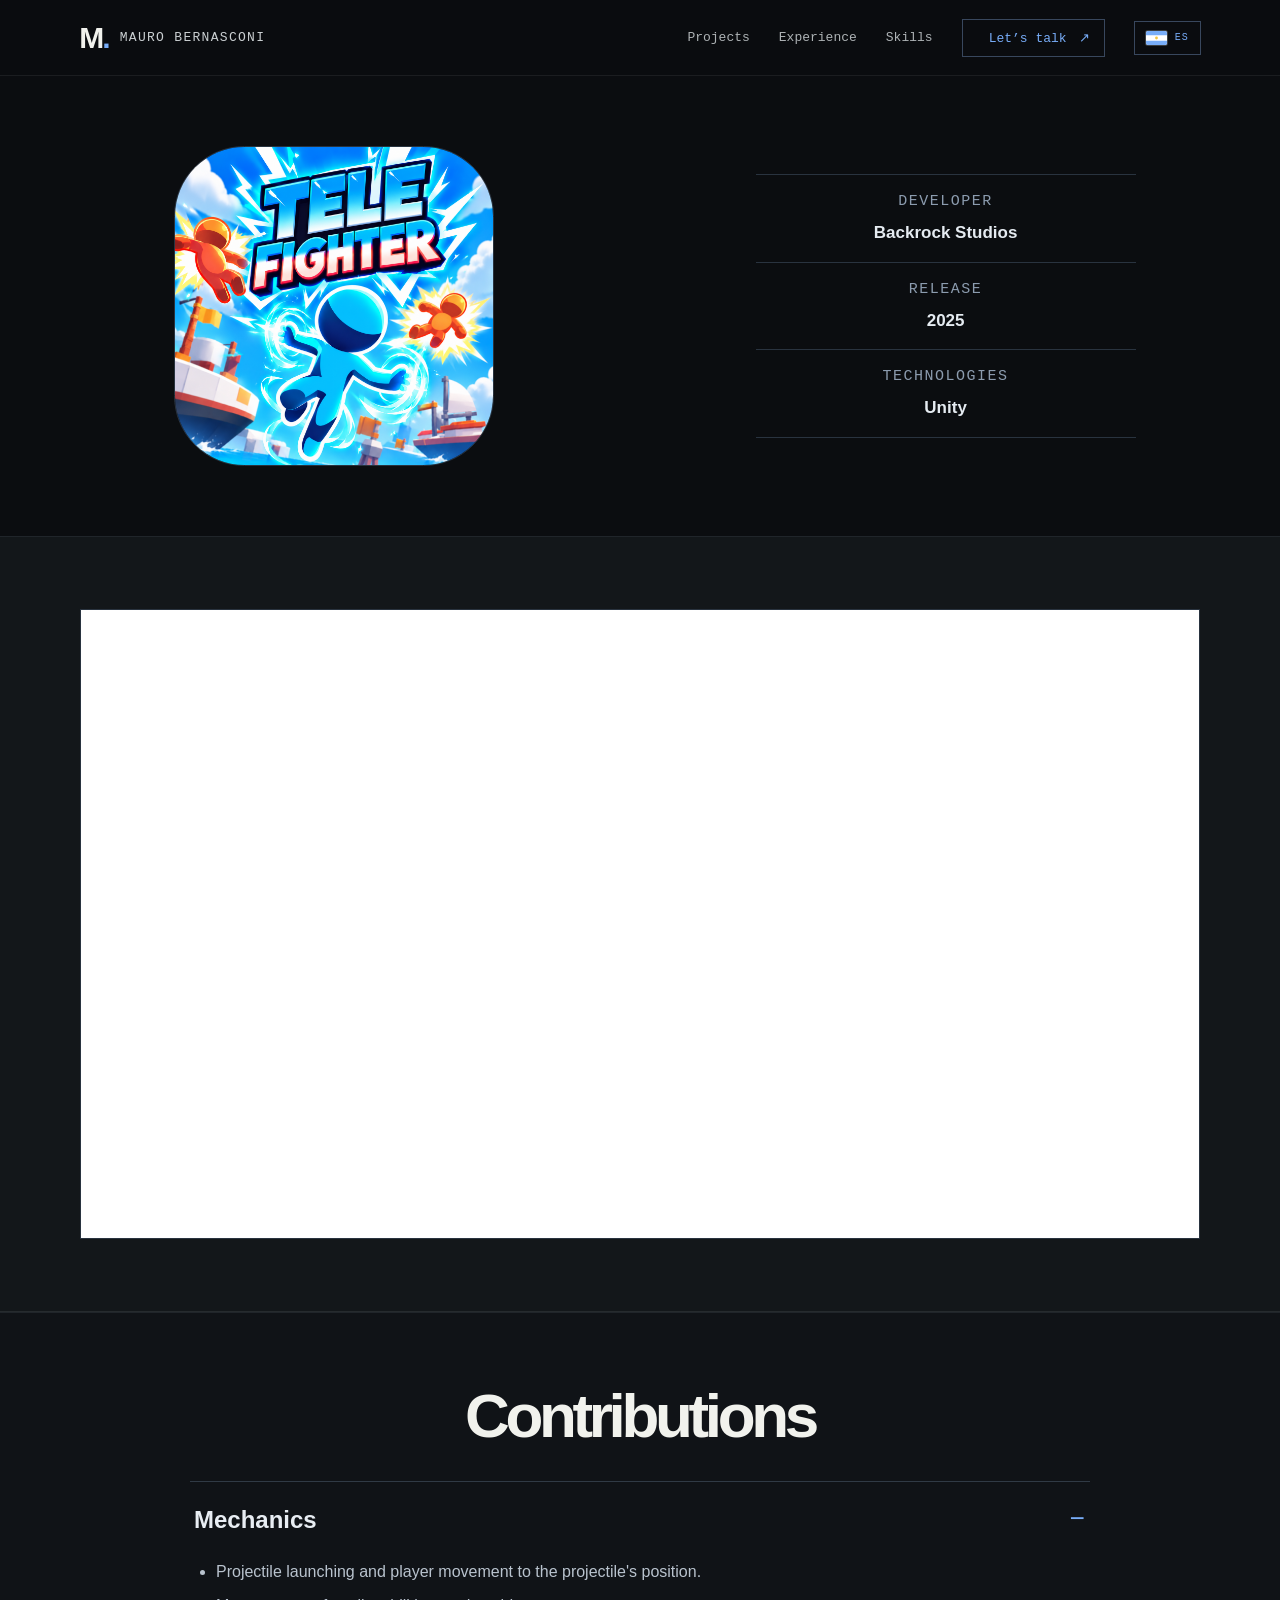
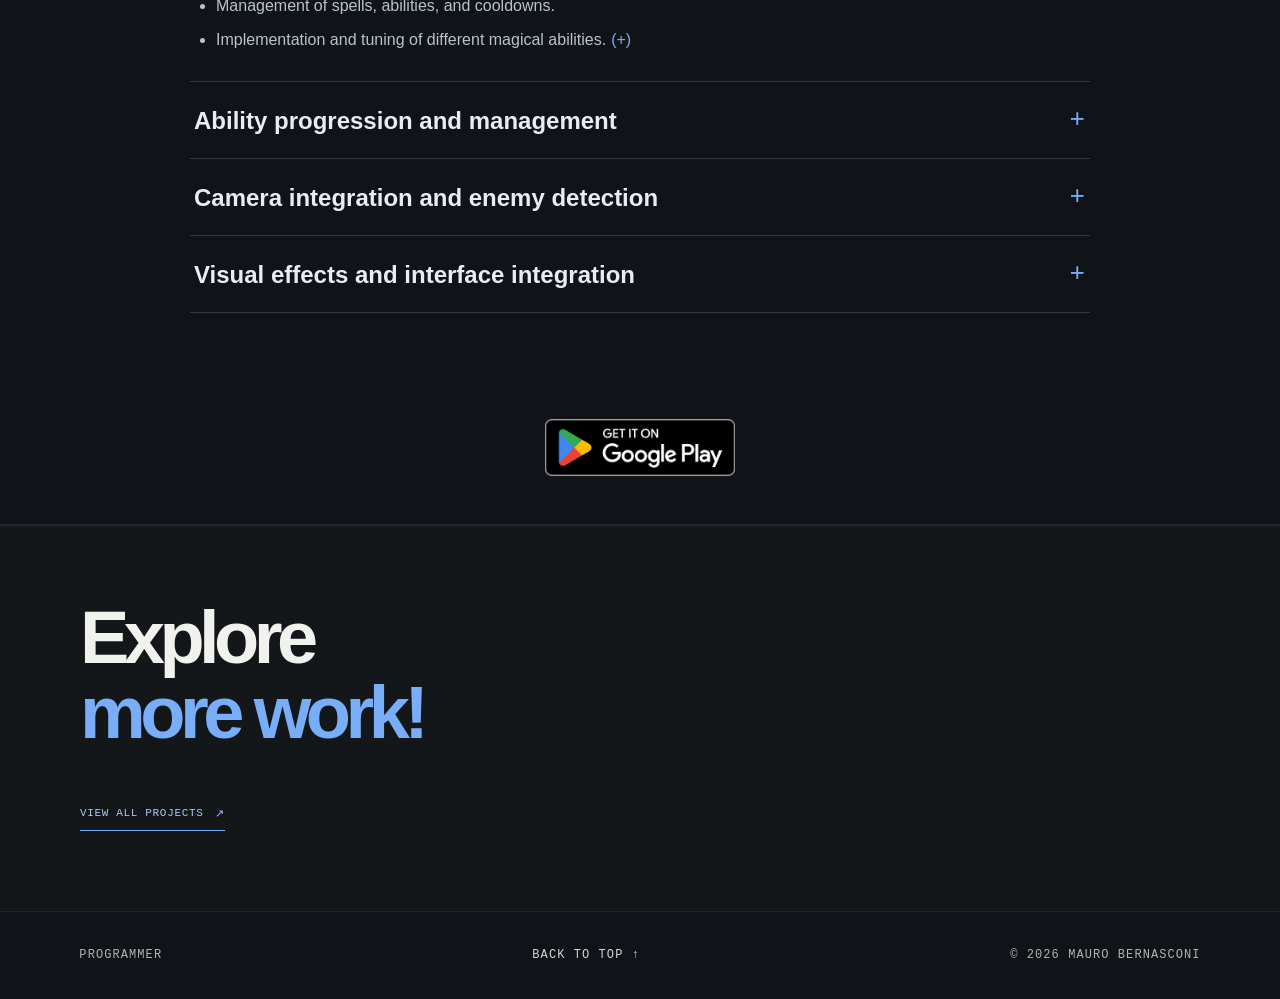
<file: tele-fighter.html>
<!doctype html>
<html lang="en">
  <head>
    <meta charset="utf-8">
    <meta name="viewport" content="width=device-width, initial-scale=1">
    <meta name="theme-color" content="#0b0d10">
    <meta name="description" content="Gameplay project case study — details to be added.">
    <title data-en="Tele Fighter — Mauro Bernasconi" data-es="Tele Fighter — Mauro Bernasconi">Tele Fighter — Mauro Bernasconi</title>
    <link rel="icon" href="./favicon.svg" type="image/svg+xml">
    <link rel="stylesheet" href="./styles.css?v=work-first-layout-20261112">
    <script src="./script.js?v=store-badges-20261024" defer></script>
  </head>
  <body>
    <a class="skip-link" href="#main" data-en="Skip to content" data-es="Ir al contenido">Skip to content</a>
    <header class="site-header">
      <a class="wordmark" href="./index.html#home"><span class="wordmark-mark">M<span>.</span></span><span class="wordmark-name">MAURO BERNASCONI</span></a>
      <button class="menu-toggle" type="button" aria-expanded="false" aria-controls="primary-nav"><span></span><span></span><span class="sr-only" data-en="Toggle navigation" data-es="Abrir navegación">Toggle navigation</span></button>
      <nav id="primary-nav" class="nav" aria-label="Main navigation" data-en-label="Main navigation" data-es-label="Navegación principal">
        <a href="./index.html#projects" data-en="Projects" data-es="Proyectos">Projects</a>
        <a href="./index.html#experience" data-en="Experience" data-es="Experiencia">Experience</a>
        <a href="./index.html#skills" data-en="Skills" data-es="Habilidades">Skills</a>
        <a href="./index.html#contact" class="nav-contact"><span data-en="Let’s talk" data-es="Contactame">Let’s talk</span><span aria-hidden="true">↗</span></a>
        <button class="language-toggle" type="button" aria-label="Switch language to Spanish"><span class="language-flag" aria-hidden="true"></span><span class="language-code">ES</span></button>
      </nav>
    </header>
    <main id="main" class="case-study">
      <section class="case-intro section-wrap project-page-hero">
        <div class="case-project-icon" role="img" aria-label="Tele Fighter"><img src="./assets/projects/project-05/icon.png" alt=""></div>
        <div class="case-facts"><div><span data-en="DEVELOPER" data-es="DESARROLLADOR">DEVELOPER</span><strong>Backrock Studios</strong></div><div><span data-en="RELEASE" data-es="LANZAMIENTO">RELEASE</span><strong>2025</strong></div><div><span data-en="TECHNOLOGIES" data-es="TECNOLOGÍAS">TECHNOLOGIES</span><strong>Unity</strong></div></div>
      </section>
      <section class="project-gallery template-gallery" aria-label="Project gallery" data-en-label="Project gallery" data-es-label="Galería del proyecto"><div class="section-wrap">
        <div class="gallery-controls" hidden><button class="gallery-arrow" type="button" data-gallery-prev data-en-label="Previous media" data-es-label="Imagen o video anterior" aria-label="Previous media">←</button><span class="gallery-count" aria-live="polite">01 / 01</span><button class="gallery-arrow" type="button" data-gallery-next data-en-label="Next media" data-es-label="Imagen o video siguiente" aria-label="Next media">→</button></div>
        <div class="gallery-viewport"><div class="gallery-track">
          <figure class="gallery-slide"><iframe src="https://www.youtube-nocookie.com/embed/xlGsw04YcF0" title="Tele Fighter gameplay video" data-en-title="Tele Fighter gameplay video" data-es-title="Video de gameplay de Tele Fighter" frameborder="0" allow="accelerometer; autoplay; clipboard-write; encrypted-media; gyroscope; picture-in-picture; web-share" referrerpolicy="strict-origin-when-cross-origin" allowfullscreen loading="lazy"></iframe></figure>
        </div></div>
      </div></section>
      <section class="case-section template-details project-contributions"><div class="section-wrap">
        <div class="case-section-heading"><div><h2 data-en="Contributions" data-es="Aportes">Contributions</h2></div></div>
        <div class="contribution-accordions">
          <details class="contribution-item" open>
            <summary data-en="Mechanics" data-es="Mecánicas">Mechanics</summary>
            <div class="contribution-content"><ul>
              <li data-en="Projectile launching and player movement to the projectile's position." data-es="Lanzamiento de proyectiles y desplazamiento del jugador hasta la posición del proyectil.">Projectile launching and player movement to the projectile's position.</li>
              <li data-en="Management of spells, abilities, and cooldowns." data-es="Gestión de hechizos, habilidades y tiempos de reutilización.">Management of spells, abilities, and cooldowns.</li>
              <li><details class="contribution-nested">
                <summary data-en="Implementation and tuning of different magical abilities." data-es="Implementación y ajuste de distintas habilidades mágicas.">Implementation and tuning of different magical abilities.</summary>
                <ul>
                  <li data-en="Lightning Strike: electric attack." data-es="Lightning Strike: ataque eléctrico.">Lightning Strike: electric attack.</li>
                  <li data-en="Homing Magic Missiles: magic projectiles that pursue enemies." data-es="Homing Magic Missiles: proyectiles mágicos que persiguen a los enemigos.">Homing Magic Missiles: magic projectiles that pursue enemies.</li>
                  <li data-en="Healing Aura: ability that gradually heals the player." data-es="Healing Aura: habilidad de curación gradual del jugador.">Healing Aura: ability that gradually heals the player.</li>
                  <li data-en="Protective Spell: defensive ability that can destroy enemy projectiles." data-es="Protective Spell: habilidad defensiva capaz de destruir proyectiles enemigos.">Protective Spell: defensive ability that can destroy enemy projectiles.</li>
                  <li data-en="Bouncing Balls: generation and launch of bouncing projectiles." data-es="Bouncing Balls: generación y lanzamiento de proyectiles rebotantes.">Bouncing Balls: generation and launch of bouncing projectiles.</li>
                  <li data-en="Laser: ability with rotating laser beams." data-es="Laser: habilidad de láseres giratorios.">Laser: ability with rotating laser beams.</li>
                </ul>
              </details></li>
            </ul></div>
          </details>
          <details class="contribution-item">
            <summary data-en="Ability progression and management" data-es="Progresión y gestión de habilidades">Ability progression and management</summary>
            <div class="contribution-content"><ul>
              <li data-en="Progression of spells and their management through the user interface." data-es="Progresión de los hechizos y su administración desde la interfaz de usuario.">Progression of spells and their management through the user interface.</li>
              <li data-en="Managed ability levels and upgrades." data-es="Gestión de niveles y mejoras de las habilidades.">Managed ability levels and upgrades.</li>
              <li data-en="Configured costs for upgrading and unlocking spells." data-es="Configuración de costos para mejorar y desbloquear hechizos.">Configured costs for upgrading and unlocking spells.</li>
              <li data-en="Implemented ability selection and equipping." data-es="Selección y equipamiento de habilidades.">Implemented ability selection and equipping.</li>
            </ul></div>
          </details>
          <details class="contribution-item">
            <summary data-en="Camera integration and enemy detection" data-es="Integración de cámara y detección de enemigos">Camera integration and enemy detection</summary>
            <div class="contribution-content"><ul>
              <li data-en="Detected enemies entering or leaving a defined area so Cinemachine could add them to a group and keep them visible on screen." data-es="Detección de enemigos al entrar o salir de un área determinada para que Cinemachine los agregue a un grupo y los muestre en pantalla.">Detected enemies entering or leaving a defined area so Cinemachine could add them to a group and keep them visible on screen.</li>
            </ul></div>
          </details>
          <details class="contribution-item">
            <summary data-en="Visual effects and interface integration" data-es="Integración de efectos visuales e interfaz">Visual effects and interface integration</summary>
            <div class="contribution-content"><ul>
              <li data-en="Adjusted prefabs, visual effects, and interface elements associated with abilities and the main menu." data-es="Ajustes en prefabs, efectos visuales y elementos de interfaz vinculados a las habilidades y al menú principal.">Adjusted prefabs, visual effects, and interface elements associated with abilities and the main menu.</li>
              <li data-en="Integrated buttons and confirmation menus for purchases." data-es="Integración de botones y menues de confirmación para las compras.">Integrated buttons and confirmation menus for purchases.</li>
            </ul></div>
          </details>
        </div>
      </div></section>
      <section class="store-links" aria-label="Enlaces a tiendas" data-en-label="Store links" data-es-label="Enlaces a tiendas">
        <div class="section-wrap">
          <div class="store-badges store-badges-single">
            <a class="store-badge store-badge-google" href="https://play.google.com/store/apps/details?id=co.backrock.telefighter" target="_blank" rel="noopener noreferrer" aria-label="Ver Tele Fighter en Google Play" data-en-label="View Tele Fighter on Google Play" data-es-label="Ver Tele Fighter en Google Play">
              <img src="./store-badges/google-play-en.png" data-en-src="./store-badges/google-play-en.png" data-es-src="./store-badges/google-play-es-419.png" data-en-alt="Get it on Google Play" data-es-alt="Descargar en Google Play" alt="Get it on Google Play" width="478" height="142" loading="lazy" decoding="async">
            </a>
          </div>
        </div>
      </section>
      <section class="case-close"><div class="section-wrap"><h2 data-en="Explore|more work!" data-es="¡Mirá|más trabajos!">Explore<br><span class="accent">more work!</span></h2><a class="project-more" href="./index.html#projects"><span data-en="View all projects" data-es="Ver proyectos">View all projects</span><span aria-hidden="true">↗</span></a></div></section>
    </main>
    <footer class="site-footer"><span data-en="PROGRAMMER" data-es="PROGRAMADOR">PROGRAMMER</span><a href="./index.html#home" class="back-top" data-en="BACK TO TOP ↑" data-es="VOLVER ARRIBA ↑">BACK TO TOP ↑</a><span class="copyright">© <span id="year">2026</span> MAURO BERNASCONI</span></footer>
  </body>
</html>
</file>
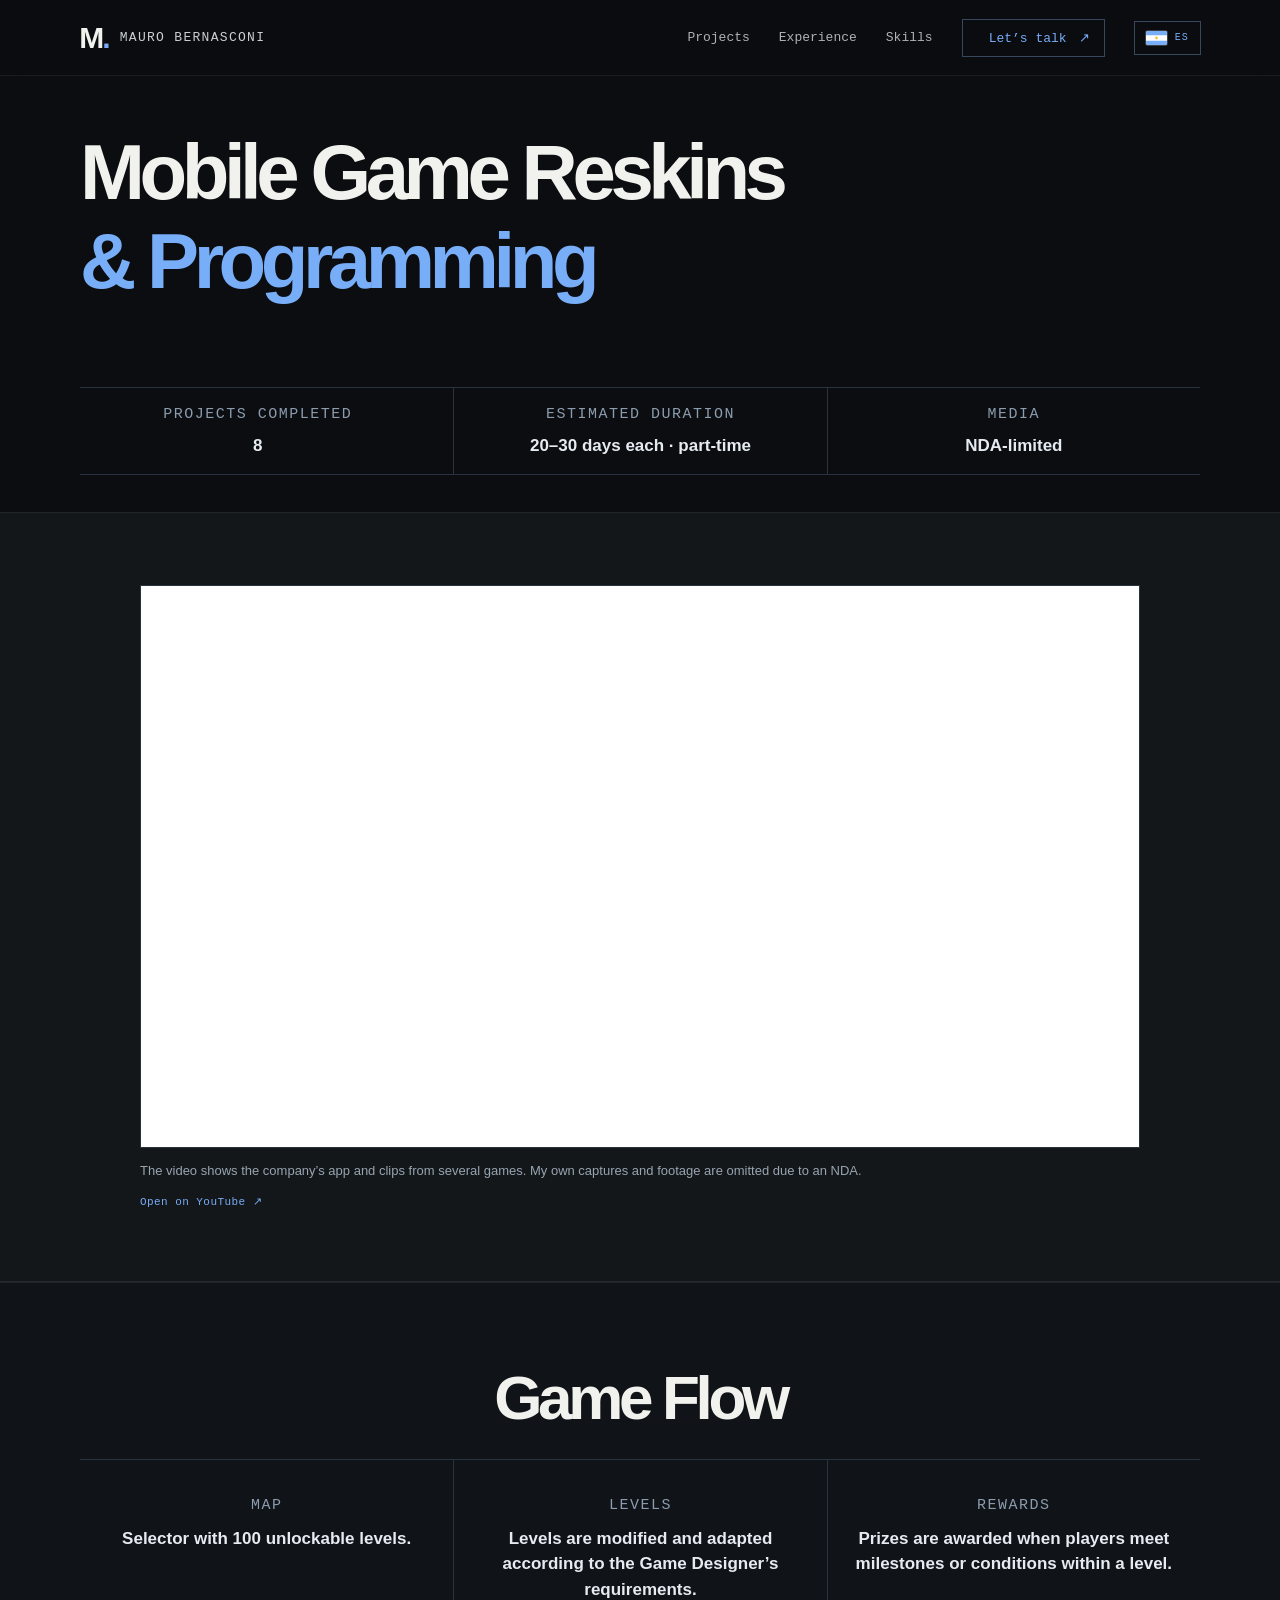
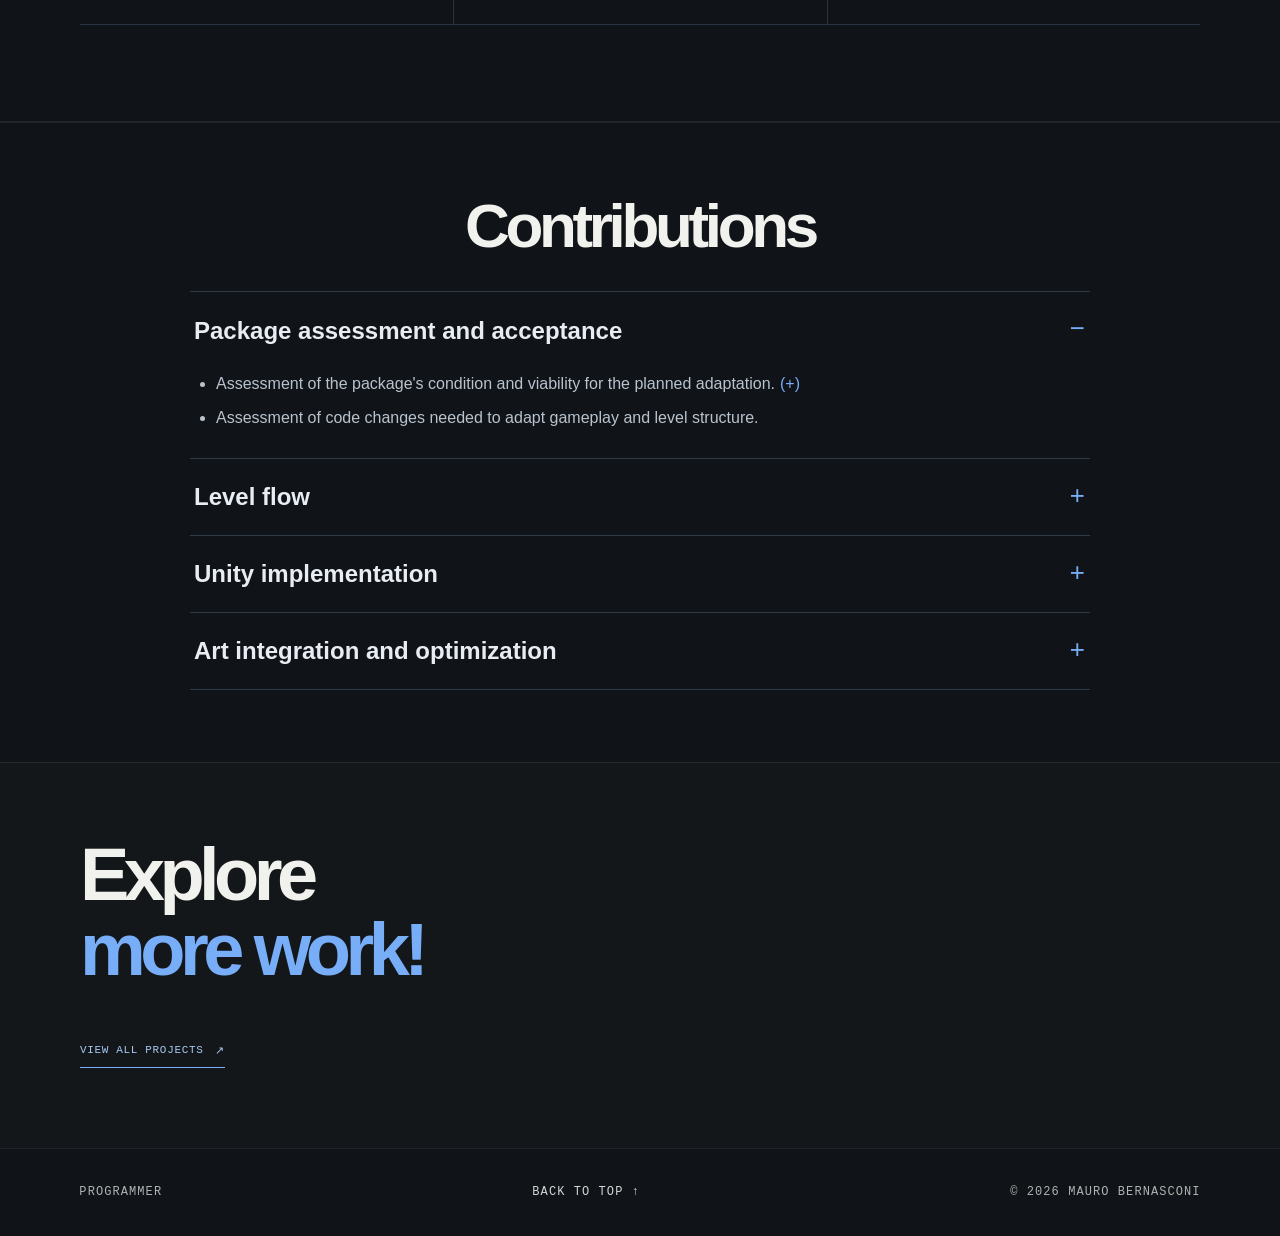
<file: unicorn-games.html>
<!doctype html>
<html lang="en">
  <head>
    <meta charset="utf-8">
    <meta name="viewport" content="width=device-width, initial-scale=1">
    <meta name="theme-color" content="#0b0d10">
    <meta name="description" content="Case study: mobile game adaptations, data-driven level configuration, and Unity gameplay integration at Unicorn Toys & Games.">
    <title data-en="Unicorn Toys &amp; Games Case Study — Mauro Bernasconi" data-es="Caso Unicorn Toys &amp; Games — Mauro Bernasconi">Unicorn Toys &amp; Games Case Study — Mauro Bernasconi</title>
    <link rel="icon" href="./favicon.svg" type="image/svg+xml">
    <link rel="stylesheet" href="./styles.css?v=work-first-layout-20261112">
    <script src="./script.js?v=store-badges-20261024" defer></script>
  </head>
  <body>
    <a class="skip-link" href="#main" data-en="Skip to content" data-es="Ir al contenido">Skip to content</a>
    <header class="site-header">
      <a class="wordmark" href="./index.html#home" aria-label="Mauro Bernasconi, home"><span class="wordmark-mark">M<span>.</span></span><span class="wordmark-name">MAURO BERNASCONI</span></a>
      <button class="menu-toggle" type="button" aria-expanded="false" aria-controls="primary-nav"><span></span><span></span><span class="sr-only" data-en="Toggle navigation" data-es="Abrir navegación">Toggle navigation</span></button>
      <nav id="primary-nav" class="nav" aria-label="Main navigation" data-en-label="Main navigation" data-es-label="Navegación principal">
        <a href="./index.html#projects" data-en="Projects" data-es="Proyectos">Projects</a>
        <a href="./index.html#experience" data-en="Experience" data-es="Experiencia">Experience</a>
        <a href="./index.html#skills" data-en="Skills" data-es="Habilidades">Skills</a>
        <a href="./index.html#contact" class="nav-contact"><span data-en="Let’s talk" data-es="Contactame">Let’s talk</span><span aria-hidden="true">↗</span></a>
        <button class="language-toggle" type="button" aria-label="Switch language to Spanish"><span class="language-flag" aria-hidden="true"></span><span class="language-code">ES</span></button>
      </nav>
    </header>

    <main id="main" class="case-study">
      <section class="case-intro section-wrap">
        <p class="eyebrow" data-en="CASE STUDY / UNICORN TOYS &amp; GAMES" data-es="CASO DE TRABAJO / UNICORN TOYS &amp; GAMES">CASE STUDY / UNICORN TOYS &amp; GAMES</p>
        <div class="case-title-row unicorn-case-title-row"><h1 data-en="Mobile Game Reskins|& Programming" data-es="Adaptación visual|y programación de juegos móviles" data-es-html="Adaptación visual&lt;br&gt;&lt;span class=accent&gt;y programación de&lt;br&gt;juegos móviles&lt;/span&gt;">Mobile Game Reskins<br><span class="accent">&amp; Programming</span></h1></div>
        <div class="case-facts"><div><span data-en="PROJECTS COMPLETED" data-es="PROYECTOS REALIZADOS">PROJECTS COMPLETED</span><strong>8</strong></div><div><span data-en="ESTIMATED DURATION" data-es="DURACIÓN ESTIMADA">ESTIMATED DURATION</span><strong data-en="20–30 days each · part-time" data-es="20–30 días cada uno · part time">20–30 days each · part-time</strong></div><div><span data-en="MEDIA" data-es="MATERIAL VISUAL">MEDIA</span><strong data-en="NDA-limited" data-es="Limitado por NDA">NDA-limited</strong></div></div>
      </section>

      <section class="case-video" aria-label="Unicorn Toys &amp; Games video">
        <div class="section-wrap">
        <div class="video-frame"><iframe width="560" height="315" src="https://www.youtube-nocookie.com/embed/1ubY3RTrsrU" title="Unicorn Toys &amp; Games app overview" data-en-title="Unicorn Toys &amp; Games app overview" data-es-title="Recorrido por la aplicación de Unicorn Toys &amp; Games" frameborder="0" loading="lazy" allow="accelerometer; autoplay; clipboard-write; encrypted-media; gyroscope; picture-in-picture; web-share" allowfullscreen></iframe></div>
        <p class="video-note" data-en="The video shows the company’s app and clips from several games. My own captures and footage are omitted due to an NDA." data-es="El video muestra la aplicación de la empresa y fragmentos de varios juegos. No incluyo capturas ni videos propios por el NDA.">The video shows the company’s app and clips from several games. My own captures and footage are omitted due to an NDA.</p>
        <a class="video-link" href="https://www.youtube.com/watch?v=1ubY3RTrsrU" target="_blank" rel="noreferrer" data-en="Open on YouTube ↗" data-es="Abrir en YouTube ↗">Open on YouTube ↗</a>
        </div>
      </section>

      <section class="case-section case-projects">
        <div class="section-wrap">
        <div class="case-section-heading"><div><p class="eyebrow" data-en="GAME STRUCTURE" data-es="ESTRUCTURA DE LOS JUEGOS">GAME STRUCTURE</p><h2 data-en="Game Flow" data-es="Flujo de los Juegos">Flujo de los Juegos</h2></div><p class="section-aside" data-en="A shared foundation, adapted to each game." data-es="Una estructura común, adaptada a cada juego.">Una estructura común, adaptada a cada juego.</p></div>
        <div class="flow-grid"><article><h3 data-en="Map" data-es="Mapa">Map</h3><p data-en="Selector with 100 unlockable levels." data-es="Selector de 100 niveles desbloqueables.">Selector with 100 unlockable levels.</p></article><article><h3 data-en="Levels" data-es="Niveles">Levels</h3><p data-en="Levels are modified and adapted according to the Game Designer’s requirements." data-es="Los niveles se modifican y adaptan según los pedidos del Game Designer.">Levels are modified and adapted according to the Game Designer’s requirements.</p></article><article><h3 data-en="Rewards" data-es="Premios">Rewards</h3><p data-en="Prizes are awarded when players meet milestones or conditions within a level." data-es="Se entregan premios al cumplir etapas o condiciones dentro del nivel.">Prizes are awarded when players meet milestones or conditions within a level.</p></article></div>
        </div>
      </section>

      <section class="case-section template-details project-contributions"><div class="section-wrap">
        <div class="case-section-heading"><div><h2 data-en="Contributions" data-es="Aportes">Contributions</h2></div></div>
        <div class="contribution-accordions">
          <details class="contribution-item" open>
            <summary data-en="Package assessment and acceptance" data-es="Análisis y aceptación del package">Package assessment and acceptance</summary>
            <div class="contribution-content"><ul>
              <li><details class="contribution-nested">
                <summary data-en="Assessment of the package's condition and viability for the planned adaptation." data-es="Análisis del estado y viabilidad del package para la adaptación prevista.">Assessment of the package's condition and viability for the planned adaptation.</summary>
                <ul>
                  <li data-en="Identification of existing gameplay issues in the code." data-es="Identificación de errores de gameplay existentes a nivel código.">Identification of existing gameplay issues in the code.</li>
                  <li data-en="Review of the number and quality of available levels." data-es="Revisión de la cantidad y calidad de los niveles disponibles.">Review of the number and quality of available levels.</li>
                </ul>
              </details></li>
              <li data-en="Assessment of code changes needed to adapt gameplay and level structure." data-es="Evaluación de los cambios de código necesarios para adaptar el gameplay y la estructura de niveles.">Assessment of code changes needed to adapt gameplay and level structure.</li>
            </ul></div>
          </details>
          <details class="contribution-item">
            <summary data-en="Level flow" data-es="Flujo de niveles">Level flow</summary>
            <div class="contribution-content"><ul>
              <li><details class="contribution-nested">
                <summary data-en="Google Sheets system for editing levels asynchronously." data-es="Sistema para modificar niveles mediante Google Sheets y trabajar asincrónicamente.">Google Sheets system for editing levels asynchronously.</summary>
                <ul>
                  <li data-en="Configuration of levels combining rounds and selected levels from the original package." data-es="Configuración de niveles que combinan rondas y niveles seleccionados del package original.">Configuration of levels combining rounds and selected levels from the original package.</li>
                  <li data-en="Configuration of objectives, time limits, attempts, and available power-ups." data-es="Configuración de objetivos, tiempos límite, oportunidades y power-ups disponibles.">Configuration of objectives, time limits, attempts, and available power-ups.</li>
                  <li data-en="Replacement of default words through the sheet in word-based games." data-es="Reemplazo de las palabras predeterminadas mediante la hoja en los juegos basados en palabras.">Replacement of default words through the sheet in word-based games.</li>
                  <li data-en="The Game Designer can add, remove, and modify levels online without needing a new APK build for testing." data-es="El Game Designer puede agregar, quitar y modificar niveles de forma online sin necesidad de generar un APK nuevo para realizar los testeos correspondientes.">The Game Designer can add, remove, and modify levels online without needing a new APK build for testing.</li>
                </ul>
              </details></li>
            </ul></div>
          </details>
          <details class="contribution-item">
            <summary data-en="Unity implementation" data-es="Implementación en Unity">Unity implementation</summary>
            <div class="contribution-content"><ul>
              <li><details class="contribution-nested">
                <summary data-en="Bug fixes." data-es="Corrección de errores.">Bug fixes.</summary>
                <ul>
                  <li data-en="Gameplay." data-es="Gameplay.">Gameplay.</li>
                  <li data-en="Animations." data-es="Animaciones.">Animations.</li>
                  <li data-en="Code fixes for visual and audio effects that failed to display or play correctly." data-es="Errores de código que impedían mostrar efectos visuales o reproducir efectos de sonido correctamente.">Code fixes for visual and audio effects that failed to display or play correctly.</li>
                </ul>
              </details></li>
              <li data-en="Gameplay mechanic adjustments based on each game's needs." data-es="Ajuste de mecánicas según las necesidades de cada juego.">Gameplay mechanic adjustments based on each game's needs.</li>
              <li data-en="Implementation of the Bitel power-up." data-es="Implementación del poder Bitel.">Implementation of the Bitel power-up.</li>
              <li data-en="Implementation of time limits, lives, attempts, or other constraints according to the Game Designer's chosen design." data-es="Implementación de límites de tiempo, vidas, oportunidades o lo que corresponda según el diseño elegido por el Game Designer.">Implementation of time limits, lives, attempts, or other constraints according to the Game Designer's chosen design.</li>
              <li data-en="Implementation of tutorials." data-es="Implementación de tutoriales.">Implementation of tutorials.</li>
              <li data-en="Organization of reward-delivery stages within levels." data-es="Organización de las etapas de entrega de premios dentro de los niveles.">Organization of reward-delivery stages within levels.</li>
            </ul></div>
          </details>
          <details class="contribution-item">
            <summary data-en="Art integration and optimization" data-es="Integración del arte y optimización">Art integration and optimization</summary>
            <div class="contribution-content"><ul>
              <li data-en="Integration of visual assets provided by the art team." data-es="Integración de los recursos visuales proporcionados por el área de arte.">Integration of visual assets provided by the art team.</li>
              <li data-en="Integration of the company mascot, including animations, dialogue, and sounds." data-es="Integración de la mascota de la empresa, con sus animaciones, diálogos y sonidos.">Integration of the company mascot, including animations, dialogue, and sounds.</li>
              <li data-en="Asset compression to reduce APK size." data-es="Compresión de archivos para reducir el tamaño del APK.">Asset compression to reduce APK size.</li>
            </ul></div>
          </details>
        </div>
      </div></section>

      <section class="case-close"><div class="section-wrap"><h2 data-en="Explore|more work!" data-es="¡Mirá|más trabajos!">Explore<br><span class="accent">more work!</span></h2><a class="project-more" href="./index.html#projects"><span data-en="View all projects" data-es="Ver proyectos">View all projects</span><span aria-hidden="true">↗</span></a></div></section>
    </main>
    <footer class="site-footer"><span data-en="PROGRAMMER" data-es="PROGRAMADOR">PROGRAMMER</span><a href="./index.html#home" class="back-top" data-en="BACK TO TOP ↑" data-es="VOLVER ARRIBA ↑">BACK TO TOP ↑</a><span class="copyright">© <span id="year">2026</span> MAURO BERNASCONI</span></footer>
  </body>
</html>
</file>
<file: styles.css>
:root{color-scheme:dark;--bg:#0b0d10;--panel:#111418;--panel-2:#15191e;--line:#252a30;--text:#f1f2ed;--muted:#969ca1;--dim:#686f75;--accent:#78adf8;--mono:'Cascadia Code',Consolas,monospace;--sans:'Segoe UI',Arial,sans-serif}*{box-sizing:border-box}html{scroll-behavior:smooth;scroll-padding-top:88px}body{margin:0;background:var(--bg);color:var(--text);font-family:var(--sans);-webkit-font-smoothing:antialiased}a{color:inherit;text-decoration:none}button{font:inherit}.skip-link{position:fixed;top:12px;left:12px;z-index:20;padding:12px 16px;background:var(--accent);color:#111;transform:translateY(-150%)}.skip-link:focus{transform:translateY(0)}.sr-only{position:absolute;width:1px;height:1px;padding:0;margin:-1px;overflow:hidden;clip:rect(0,0,0,0);white-space:nowrap;border:0}.site-header{height:76px;padding:0 max(6.2vw,24px);border-bottom:1px solid rgba(255,255,255,.07);display:flex;align-items:center;justify-content:space-between;position:sticky;top:0;z-index:10;background:rgba(11,13,16,.9);backdrop-filter:blur(14px)}.wordmark{display:flex;align-items:center;gap:11px}.wordmark-mark{font-size:25px;font-weight:800;letter-spacing:-2px}.wordmark-mark span{color:var(--accent)}.wordmark-name,.nav,.eyebrow,.scroll-cue,.art-coord,.art-index,.visual-index,.visual-caption,.meta-label,.project-year,.project-status,.media-slot,.experience-date,.experience-side,.skill-number,.cv-label,.cv-placeholder,.site-footer{font-family:var(--mono)}
*{box-sizing:border-box}html{scroll-behavior:smooth;scroll-padding-top:88px}body{margin:0;background:var(--bg);color:var(--text);font-family:var(--sans);-webkit-font-smoothing:antialiased}a{color:inherit;text-decoration:none}button{font:inherit}.skip-link{position:fixed;top:12px;left:12px;z-index:20;padding:12px 16px;background:var(--accent);color:#111;transform:translateY(-150%)}.skip-link:focus{transform:translateY(0)}.sr-only{position:absolute;width:1px;height:1px;padding:0;margin:-1px;overflow:hidden;clip:rect(0,0,0,0);white-space:nowrap;border:0}.site-header{height:76px;padding:0 max(6.2vw,24px);border-bottom:1px solid rgba(255,255,255,.07);display:flex;align-items:center;justify-content:space-between;position:sticky;top:0;z-index:10;background:rgba(11,13,16,.9);backdrop-filter:blur(14px)}.wordmark{display:flex;align-items:center;gap:11px}.wordmark-mark{font-size:25px;font-weight:800;letter-spacing:-2px}.wordmark-mark span{color:var(--accent)}.wordmark-name,.nav,.eyebrow,.scroll-cue,.art-coord,.art-index,.visual-index,.visual-caption,.meta-label,.project-year,.project-status,.media-slot,.experience-date,.experience-side,.skill-number,.cv-label,.cv-placeholder,.site-footer{font-family:var(--mono)}.wordmark-name{font-size:10px;letter-spacing:.12em;color:#cbd0d2}.nav{display:flex;align-items:center;gap:39px;font-size:11px;color:#aeb3b5}.nav a{transition:color .2s}.nav a:hover,.text-link:hover{color:var(--accent)}.nav-contact{color:var(--accent);border:1px solid #38475d;padding:10px 14px}.nav-contact span{margin-left:12px}.menu-toggle{display:none}.section-wrap{width:min(1120px,87.5%);margin:0 auto}.hero{min-height:calc(100vh - 76px);min-height:min(810px,calc(100vh - 76px));display:grid;grid-template-columns:1.1fr .9fr;align-items:center;position:relative;padding-top:28px;padding-bottom:95px}.hero-copy{position:relative;z-index:1;padding-bottom:10px}.eyebrow{font-size:10px;letter-spacing:.12em;color:#adb3b5;margin:0 0 24px}.status-dot{display:inline-block;width:7px;height:7px;background:var(--accent);border-radius:50%;margin-right:9px;box-shadow:0 0 12px #c7f36980}.eyebrow-divider{color:#5c656a;padding:0 8px}.hero h1{font-size:clamp(60px,8vw,104px);line-height:.99;letter-spacing:-.075em;margin:0;font-weight:600}.accent{color:var(--accent)}.hero-lede{color:#aab0b2;font-size:15px;line-height:1.85;max-width:450px;margin:28px 0 23px}.hero-note{display:flex;align-items:center;gap:9px;color:#d4d8d3;font-size:11px;margin:0}.tiny-line{width:18px;height:1px;background:var(--accent)}.provisional-tag{font:9px var(--mono);letter-spacing:.04em;color:#c4d1a6;border:1px solid #394c6a;padding:4px 7px;margin-left:7px;vertical-align:2px}.hero-note .provisional-tag{font-size:8px;color:#a7aa9f;border-color:#343936}.hero-actions{display:flex;align-items:center;gap:28px;margin-top:34px}.button{display:inline-flex;align-items:center;gap:26px;padding:14px 17px;font-size:11px;font-weight:700}.button-primary{background:var(--accent);color:#141710}.button-primary:hover{background:#dafc9d}.text-link{font-size:11px;color:#d2d5d2;transition:color .2s}.text-link span{color:var(--accent);padding-left:7px}.hero-art{height:440px;max-height:55vw;position:relative;overflow:hidden;border:1px solid #252a2d;background:radial-gradient(ellipse at 50% 48%,#212921 0,#111619 37%,#0c0f12 72%)}.art-grid{position:absolute;inset:0;background-image:linear-gradient(#a6c2780d 1px,transparent 1px),linear-gradient(90deg,#a6c2780d 1px,transparent 1px);background-size:42px 42px;mask-image:linear-gradient(transparent,#000 20%,#000 80%,transparent)}.art-orbit{position:absolute;width:285px;height:285px;left:50%;top:49%;border:1px solid #b8d78430;border-radius:50%;transform:translate(-50%,-50%)}.orbit-two{width:205px;height:205px;border-style:dashed;border-color:#b8d78431;animation:rotate 45s linear infinite}.orbit-one:before,.orbit-one:after{content:'';position:absolute;inset:25px;border:1px solid #b8d7841a;border-radius:50%}.orbit-one:after{inset:65px}.art-core{position:absolute;top:49%;left:50%;width:120px;height:120px;transform:translate(-50%,-50%);border:1px solid #78adf899;border-radius:50%;display:grid;place-items:center;box-shadow:0 0 55px #a2d95619,inset 0 0 30px #a2d95613}.core-ring{position:absolute;width:90px;height:90px;border:1px solid #d8e9b051;border-radius:50%}.core-cross{position:absolute;color:var(--accent);font:25px var(--mono);top:35px}.core-label{position:absolute;top:71px;text-align:center;font:7px/1.5 var(--mono);letter-spacing:.12em;color:#c5cea9}.art-coord,.coord-a{top:24%;left:12%}.coord-b{right:11%;top:61%}.coord-c{bottom:16%;left:18%;color:var(--accent)}.scroll-cue{position:absolute;bottom:32px;left:0;display:flex;align-items:center;gap:12px;font-size:8px;letter-spacing:.14em;color:#777f80}.scroll-cue span{display:block;width:30px;height:1px;background:var(--accent)}.projects-section{padding-top:110px;padding-bottom:112px}.section-heading{display:flex;align-items:end;justify-content:space-between;margin-bottom:43px}.section-heading .eyebrow{margin-bottom:15px}.section-heading h2{font-size:clamp(44px,6vw,66px);letter-spacing:-.07em;line-height:1;margin:0;font-weight:600}.section-aside{font-size:11px;line-height:1.8;color:#8e9699;margin:0 0 5px}.project-list{border-top:1px solid var(--line)}.project-card{display:grid;grid-template-columns:.87fr 1.13fr;gap:38px;padding:34px 0;border-bottom:1px solid var(--line)}.project-visual{aspect-ratio:1.52;position:relative;overflow:hidden;background:#17201c;display:grid;place-items:center}.visual-one{background:radial-gradient(ellipse at 55% 40%,#283b2a,#151b1b 60%,#111417)}.visual-two{background:radial-gradient(ellipse at 48% 50%,#28313d,#171b22 61%,#111417)}.visual-three{background:radial-gradient(ellipse at 55% 45%,#3a2c25,#211a1a 59%,#111417)}.visual-scanlines{position:absolute;inset:0;background:repeating-linear-gradient(0deg,transparent 0 3px,#00000012 4px)}.placeholder-mark{font-size:clamp(62px,10vw,116px);font-weight:800;letter-spacing:-.1em;color:#d6e6c216;line-height:1}.visual-index,.visual-caption{position:absolute;font-size:8px;letter-spacing:.12em;color:#adb6a7}.visual-index{left:16px;top:15px}.visual-caption{bottom:16px;left:16px;line-height:1.7;color:#909a8c}.visual-corner{position:absolute;right:15px;top:11px;font-size:16px;color:var(--accent)}.project-info{padding:2px 0;display:flex;flex-direction:column}.project-title-row{display:flex;justify-content:space-between;align-items:start}.project-type{font:9px var(--mono);letter-spacing:.12em;color:#92999c;margin:0 0 11px}.project-type .provisional-tag{margin-left:5px;font-size:7px}.project-title-row h3{font-size:22px;letter-spacing:-.04em;font-weight:600;margin:0}.project-year{font-size:9px;color:#81898c;margin-top:5px}.project-description{font-size:12px;line-height:1.8;color:#a0a7a9;max-width:490px;margin:16px 0 19px}.project-meta{display:grid;grid-template-columns:1fr 1fr;gap:12px;border-top:1px solid #252a2e;border-bottom:1px solid #252a2e;padding:13px 0}.project-meta div{display:flex;flex-direction:column;gap:7px;font-size:10px;color:#d2d5d2}.meta-label{font-size:8px;letter-spacing:.1em;color:#828a8c}.project-actions{display:flex;justify-content:space-between;align-items:center;margin-top:auto;padding-top:16px}.media-slot{font-size:8px;letter-spacing:.1em;color:#78adf8}.project-status{font-size:8px;letter-spacing:.1em;color:#757d7e}.section-footnote,.experience-note,.skills-note{font-size:10px;line-height:1.7;color:#777f81}.section-footnote{margin:21px 0 0}.section-footnote span{color:var(--accent)}.experience-section{background:#101317;border-top:1px solid #20252a;border-bottom:1px solid #20252a;padding:100px 0 92px}.experience-inner .section-heading{margin-bottom:38px}.experience-entry{border-top:1px solid #343a3e;border-bottom:1px solid #343a3e;padding:28px 0;display:grid;grid-template-columns:1fr 2fr 70px;gap:28px}.experience-date{font-size:10px;color:#d6dad5}.experience-date span{display:block;color:#82906c;font-size:8px;margin-top:10px;letter-spacing:.1em}.experience-detail h3{font-size:20px;font-weight:600;margin:0 0 7px}.experience-role{font-size:11px;color:#a9b0b0;margin:0 0 18px}.experience-role span{color:var(--accent);padding:0 6px}.experience-detail ul{padding-left:16px;margin:0;color:#92999b;font-size:11px;line-height:2}.experience-side{text-align:right;color:var(--accent);font-size:17px}.experience-side span{font-size:8px;letter-spacing:.1em;color:#81898a}.experience-note{margin:16px 0 0}.skills-section{padding-top:106px;padding-bottom:106px}.skills-grid{display:grid;grid-template-columns:repeat(3,1fr);border-top:1px solid var(--line);border-bottom:1px solid var(--line)}.skill-group{position:relative;padding:25px 22px 27px 0;min-height:170px}.skill-group+.skill-group{border-left:1px solid var(--line);padding-left:25px}.skill-number{color:var(--accent);font-size:9px}.skill-group h3{font-size:16px;margin:13px 0 17px}.skill-chips{display:flex;flex-wrap:wrap;gap:7px}.skill-chips span{border:1px solid #30363a;padding:7px 9px;font-size:9px;color:#aeb5b4}.skills-note{margin:18px 0 0}.contact-section{background:#13171a;border-top:1px solid #262b2e;padding:100px 0 83px}.contact-inner .eyebrow{margin-bottom:24px}.contact-inner h2{font-size:clamp(53px,8vw,90px);line-height:1.02;letter-spacing:-.075em;font-weight:600;margin:0}.contact-copy{font-size:12px;line-height:1.8;color:#a0a8a8;max-width:435px;margin:24px 0 37px}.contact-links{display:flex;gap:35px;border-top:1px solid #31373a;padding:20px 0 24px}.contact-item{font:9px var(--mono);letter-spacing:.09em;color:#8c9595}.contact-unset span{display:block;color:#d1d6d0;margin-top:9px;letter-spacing:0}.cv-row{border-top:1px solid #31373a;border-bottom:1px solid #31373a;display:flex;justify-content:space-between;padding:19px 0}.cv-label,.cv-placeholder{font-size:9px;letter-spacing:.1em}.cv-label{color:#a2a9a7}.cv-placeholder{color:#777f7f}.cv-placeholder span{color:var(--accent);margin-left:12px}.site-footer{min-height:78px;padding:17px max(6.2vw,24px);display:flex;align-items:center;justify-content:space-between;gap:16px;color:#757d7d;font-size:8px;letter-spacing:.09em}.footer-mark .wordmark-name{font-size:9px}.footer-mark .wordmark-mark{font-family:var(--sans);font-size:21px}.back-top{color:#aeb4b1}.back-top:hover{color:var(--accent)}@keyframes rotate{to{transform:translate(-50%,-50%) rotate(360deg)}}@media(prefers-reduced-motion:reduce){*,*::before,*::after{scroll-behavior:auto!important;animation-duration:.01ms!important;animation-iteration-count:1!important;transition-duration:.01ms!important}}@media(min-width:1400px){.hero{min-height:760px}.hero-art{height:470px}}@media(max-width:760px){.site-header{height:66px}.menu-toggle{display:flex;flex-direction:column;gap:5px;border:0;background:none;padding:10px;cursor:pointer}.menu-toggle>span:not(.sr-only){width:20px;height:1px;background:#e5e8e2}.nav{display:none;position:absolute;top:65px;left:0;right:0;background:#101317;border-bottom:1px solid var(--line);padding:20px 6.25vw 24px;align-items:stretch;gap:0;flex-direction:column}.nav.is-open{display:flex}.nav a{padding:14px 0;border-bottom:1px solid #242a2d}.nav .nav-contact{border:0;color:var(--accent)}.hero{width:87.5%;min-height:auto;grid-template-columns:1fr;padding-top:75px;padding-bottom:87px;gap:45px}.hero h1{font-size:clamp(59px,13vw,88px)}.hero-art{height:auto;aspect-ratio:1.4;max-height:none}.art-orbit{width:235px;height:235px}.orbit-two{width:170px;height:170px}.scroll-cue{bottom:29px}.projects-section,.skills-section{padding-top:75px;padding-bottom:75px}.section-heading{margin-bottom:30px}.project-card{grid-template-columns:1fr;gap:20px;padding:25px 0}.project-visual{aspect-ratio:1.7}.project-info{min-height:245px}.project-description{max-width:none}.experience-section,.contact-section{padding:76px 0}.experience-entry{grid-template-columns:1fr 2fr;gap:19px}.experience-side{display:none}.skills-grid{grid-template-columns:1fr}.skill-group{min-height:0;padding:20px 0}.skill-group+.skill-group{border-left:0;border-top:1px solid var(--line);padding-left:0}.skill-group h3{margin:9px 0 13px}.site-footer{flex-wrap:wrap}.site-footer>span:nth-child(2){display:none}}@media(max-width:430px){.section-wrap{width:87.5%}.eyebrow{font-size:8px}.hero-note{flex-wrap:wrap;font-size:10px}.hero-note .provisional-tag{margin-left:26px}.hero-actions{gap:18px}.button{gap:13px;padding:13px}.project-title-row h3{font-size:19px}.project-meta{gap:8px}.experience-entry{grid-template-columns:1fr;gap:16px}.experience-date span{display:inline;margin-left:7px}.contact-links{gap:0;justify-content:space-between}.contact-item{font-size:8px}.cv-row{gap:10px}.site-footer{font-size:7px}}
:root{--accent:#78adf8}
.language-toggle{border:1px solid #38475d;background:transparent;color:var(--accent);font:10px var(--mono);letter-spacing:.08em;padding:9px 10px;cursor:pointer;transition:background .2s,color .2s}.language-toggle:hover,.language-toggle:focus-visible{background:var(--accent);color:#111}

.experience-entry+.experience-entry{border-top:0}.project-type{line-height:1.6}.contact-links a:hover{color:var(--accent)}.footer-mark .wordmark-name{letter-spacing:.08em}


.hero{grid-template-columns:1fr}.hero-copy{width:min(760px,100%)}.visual-one{background:radial-gradient(ellipse at 55% 40%,#233348,#151b22 60%,#111417)}.nav-contact{border-color:#38475d}.provisional-tag{color:#b5ccef;border-color:#394c6a}.hero-note .provisional-tag{color:#a7aa9f;border-color:#343936}

/* Portfolio refresh: clearer body type, project case study, and language flag. */
.wordmark-name{font-size:13px;letter-spacing:.1em}.wordmark-mark{font-size:30px}.site-header .nav{font-size:13px;gap:29px}
.language-toggle{display:inline-flex;align-items:center;gap:8px;min-width:67px;justify-content:center;padding:9px 10px}.language-flag{display:inline-flex;width:21px;height:14px;overflow:hidden;border-radius:2px;box-shadow:0 0 0 1px #ffffff35}.language-flag svg{display:block;width:100%;height:100%}.language-code{font-size:10px}
.hero{grid-template-columns:1fr;min-height:min(700px,calc(100vh - 76px));padding-bottom:70px}.hero-copy{width:min(880px,100%)}.hero .eyebrow{font-size:11px;line-height:1.8}.hero-lede{font-size:18px;max-width:640px}.hero-contact{margin-top:27px;font-size:14px}.hero-contact.button-primary{background:transparent;color:var(--text);border:1px solid #3a536f}.hero-contact.button-primary:hover{background:#172434;color:#fff}.button{font-size:14px}.section-aside{font-size:14px}.project-type{font-size:10px}.project-title-row h3{font-size:25px}.project-description{font-size:15px;line-height:1.8;max-width:620px}.project-meta div{font-size:13px}.meta-label{font-size:10px}.visual-index,.visual-caption{font-size:10px}.experience-date{font-size:12px}.experience-detail h3{font-size:23px}.experience-role{font-size:14px}.experience-detail ul{font-size:14px;line-height:1.85}.section-footnote,.experience-note,.skills-note{font-size:12px}.skill-group h3{font-size:18px}.skill-chips span{font-size:12px;padding:8px 10px}.contact-copy{font-size:15px}.contact-item{font-size:11px}.cv-label,.cv-placeholder{font-size:11px}.site-footer{font-size:10px}
.hero .eyebrow-divider{padding:0 7px}.hero .status-dot{box-shadow:0 0 12px #78adf880}.hero-contact.button-primary:hover{border-color:var(--accent)}
.button-secondary{display:inline-flex;align-items:center;justify-content:space-between;gap:28px;border:1px solid #3b4f68;color:var(--text);padding:14px 17px;font-size:13px;font-weight:600;transition:background .2s,border-color .2s,color .2s}.button-secondary:hover{background:#172434;border-color:var(--accent);color:#fff}.button-secondary>span+span{color:var(--accent)}
.reskin-feature{margin-top:50px;padding:30px 32px;background:linear-gradient(115deg,#111820,#111418 58%);border:1px solid #29333f;border-left:3px solid var(--accent);display:grid;grid-template-columns:minmax(0,1fr) 190px;align-items:center;gap:30px}.reskin-feature .eyebrow{margin-bottom:12px}.reskin-feature-copy h3{font-size:clamp(23px,3vw,31px);letter-spacing:-.04em;line-height:1.2;margin:0 0 14px;font-weight:600}.reskin-feature-copy>p:not(.eyebrow){max-width:740px;color:#b7c0c8;font-size:15px;line-height:1.75;margin:10px 0}.reskin-feature .nda-note{color:#91a3b7;font-size:13px}.reskin-feature .button-secondary{margin-top:13px}.reskin-feature-index{min-height:155px;border-left:1px solid #29333f;display:flex;flex-direction:column;justify-content:center;align-items:center;gap:8px;color:#8da3bd;font:10px var(--mono);letter-spacing:.12em}.reskin-feature-index strong{font:600 68px/1 var(--sans);letter-spacing:-.09em;color:var(--accent)}
.inline-link{color:var(--accent);white-space:nowrap}.inline-link:hover{text-decoration:underline}
.case-intro{padding-top:52px;padding-bottom:37px}.back-link{display:inline-block;color:#a7b2bd;font-size:13px;margin-bottom:42px}.back-link:hover{color:var(--accent)}.case-intro .eyebrow{margin-bottom:17px}.case-intro h1{font-size:clamp(44px,7vw,78px);line-height:1.04;letter-spacing:-.07em;font-weight:600;margin:0;max-width:950px}.case-lede{font-size:18px;line-height:1.7;color:#aeb8c2;max-width:720px;margin:22px 0 30px}.case-facts{display:grid;grid-template-columns:repeat(3,minmax(0,1fr));border-top:1px solid #29333f;border-bottom:1px solid #29333f}.case-facts div{padding:16px 18px 16px 0;display:flex;flex-direction:column;gap:8px}.case-facts div+div{padding-left:20px;border-left:1px solid #29333f}.case-facts span,.video-source{font:10px var(--mono);letter-spacing:.1em;color:#8c9caf}.case-facts strong{font-size:15px;color:#e5ebf1;font-weight:600}.case-video{padding-top:24px;padding-bottom:70px}.case-section{padding-top:20px;padding-bottom:82px}.case-section-heading{display:flex;align-items:end;justify-content:space-between;gap:25px;margin-bottom:30px}.case-section-heading .eyebrow{margin-bottom:12px}.case-section-heading h2,.case-close h2{font-size:clamp(35px,5vw,54px);letter-spacing:-.065em;line-height:1.08;font-weight:600;margin:0}.video-source{padding-bottom:6px}.video-frame{width:100%;aspect-ratio:16/9;background:#05070a;border:1px solid #29333f}.video-frame iframe{display:block;width:100%;height:100%;border:0}.video-note{font-size:13px;color:#98a4b0;line-height:1.7;margin:12px 0 0}.flow-grid{display:grid;grid-template-columns:repeat(3,1fr);border-top:1px solid #29333f;border-bottom:1px solid #29333f}.flow-grid article{padding:22px 22px 25px 0}.flow-grid article+article{border-left:1px solid #29333f;padding-left:22px}.flow-grid article>span{font:11px var(--mono);color:var(--accent)}.flow-grid h3{font-size:21px;margin:13px 0 10px}.flow-grid p{font-size:14px;line-height:1.8;color:#a8b2bc;margin:0}.case-process{padding:76px 0 82px;background:#10151b;border-top:1px solid #222c36;border-bottom:1px solid #222c36}.case-process .section-wrap{width:min(1000px,87.5%)}.process-list{border-top:1px solid #303a45}.process-card{display:grid;grid-template-columns:65px minmax(0,1fr);gap:22px;padding:28px 0 34px;border-bottom:1px solid #303a45}.process-index{font:16px var(--mono);color:var(--accent);padding-top:2px}.process-body .eyebrow{margin:0 0 10px}.process-body h3{font-size:23px;line-height:1.25;margin:0 0 13px}.process-body>p:not(.eyebrow){font-size:15px;line-height:1.8;color:#aeb8c2;max-width:830px;margin:0 0 16px}.process-body ul{padding-left:19px;margin:0;color:#bac3cc;font-size:14px;line-height:1.9}.config-grid{display:grid;grid-template-columns:repeat(3,1fr);gap:12px;margin-top:20px}.config-grid>div{padding:16px;border:1px solid #303a45;background:#121920}.config-grid>div>span{font:11px var(--mono);color:var(--accent)}.config-grid strong{display:block;font-size:14px;margin:10px 0 7px}.config-grid p{font-size:13px;line-height:1.75;color:#a5b0ba;margin:0}.case-close{padding-top:74px;padding-bottom:80px}.case-close .eyebrow{margin-bottom:12px}.case-close h2{margin-bottom:24px}
@media(max-width:760px){.site-header .nav{font-size:12px;gap:0}.wordmark-name{font-size:11px}.wordmark-mark{font-size:27px}.hero{min-height:auto;padding-top:76px;padding-bottom:78px}.hero .eyebrow{font-size:9px}.hero-lede{font-size:16px}.section-heading{align-items:start;gap:18px;flex-direction:column}.reskin-feature{grid-template-columns:1fr;padding:23px;gap:20px}.reskin-feature-index{min-height:0;border-left:0;border-top:1px solid #29333f;flex-direction:row;padding-top:15px}.reskin-feature-index strong{font-size:40px}.case-intro{padding-top:32px}.back-link{margin-bottom:34px}.case-lede{font-size:16px}.case-facts{grid-template-columns:1fr}.case-facts div,.case-facts div+div{padding:12px 0;border-left:0}.case-facts div+div{border-top:1px solid #29333f}.case-section-heading{align-items:start;flex-direction:column}.flow-grid{grid-template-columns:1fr}.flow-grid article{padding:18px 0}.flow-grid article+article{padding-left:0;border-left:0;border-top:1px solid #29333f}.config-grid{grid-template-columns:1fr}.process-card{grid-template-columns:36px 1fr;gap:12px}.case-process{padding:62px 0}.project-title-row h3{font-size:22px}}
@media(max-width:430px){.wordmark-name{font-size:9px;letter-spacing:.08em}.language-toggle{min-width:61px}.language-flag{width:18px;height:12px}.hero .eyebrow{font-size:8px;letter-spacing:.07em}.case-intro h1{font-size:42px}.case-facts strong{font-size:14px}.process-body h3{font-size:20px}.process-body ul{font-size:13px}.reskin-feature-copy>p:not(.eyebrow){font-size:14px}.flow-grid p{font-size:14px}}
@media(max-width:760px){.nav .language-toggle{align-self:flex-start;margin-top:12px}.nav .nav-contact{width:auto}.nav .nav-contact span+span{margin-left:9px}}
@media(max-width:430px){.wordmark-name{font-size:10px;letter-spacing:.045em}}

/* Latest portfolio refinements */
.hero{grid-template-columns:minmax(0,1.08fr) minmax(280px,.92fr);gap:5vw}.hero-flow{width:min(100%,430px);justify-self:end;align-self:center;padding:28px 0 20px;color:#9aaac0}.hero-flow-track{display:grid;grid-template-columns:1fr 1fr 1fr;position:relative;align-items:start}.hero-flow-track:before{content:'';position:absolute;left:12px;right:12px;top:5px;height:1px;background:linear-gradient(90deg,#78adf8aa,#78adf833)}.hero-flow-stop{position:relative;display:grid;justify-items:start;gap:16px}.flow-dot{z-index:1;width:11px;height:11px;border:1px solid #78adf8;background:#0b0d10;border-radius:50%;box-shadow:0 0 17px #78adf855}.hero-flow-stop:nth-child(2) .flow-dot{background:#78adf8;box-shadow:0 0 24px #78adf899}.hero-flow-stop small{font:10px var(--mono);letter-spacing:.12em;color:#64778e}.hero-flow-stop strong{font:500 clamp(13px,1.5vw,17px) var(--mono);letter-spacing:.08em;color:#dce6f3}.hero-flow>p{font:9px var(--mono);letter-spacing:.17em;color:#62758a;margin:25px 0 0 0}.video-link{display:inline-block;margin-top:13px;font:11px var(--mono);letter-spacing:.04em;color:var(--accent)}.video-link:hover{text-decoration:underline}.contact-links .contact-item span+span{margin-left:8px;color:#d1d6d0}@media(max-width:760px){.hero{grid-template-columns:1fr;gap:55px}.hero-flow{justify-self:start;width:min(100%,500px);padding:0 0 10px}.hero-flow-stop{gap:12px}.hero-flow>p{margin-top:19px}}

/* Centered hero and project detail links */
.hero{display:flex;grid-template-columns:1fr;justify-content:center;gap:0}.hero-copy{width:100%;max-width:940px;text-align:center}.hero .eyebrow{font-size:11px}.hero-lede{max-width:690px;margin:28px auto 23px}.hero-contact{display:flex;width:max-content;margin:32px auto 0}.project-more{display:inline-flex;align-items:center;gap:12px;margin-top:22px;padding:10px 0;border-bottom:1px solid #78adf8;color:#a9c8f3;font:11px var(--mono);letter-spacing:.06em;text-transform:uppercase;transition:color .2s,border-color .2s}.project-more:hover{color:#fff;border-color:#fff}.project-template-media{aspect-ratio:16/9;display:grid;place-items:center;padding:30px;border:1px dashed #3b4b5f;background:radial-gradient(ellipse at center,#172332 0,#10151b 75%);text-align:center;color:#93a5bb}.project-template-media p{font:11px/1.8 var(--mono);letter-spacing:.06em;margin:0}.template-grid{display:grid;grid-template-columns:repeat(2,minmax(0,1fr));gap:1px;background:#29333f;border:1px solid #29333f}.template-grid article{padding:22px;background:#0e1217}.template-grid h3{font-size:18px;margin:0 0 9px}.template-grid p{font-size:14px;line-height:1.75;color:#a8b2bc;margin:0}@media(max-width:760px){.hero{gap:0}.hero .eyebrow{font-size:9px}.template-grid{grid-template-columns:1fr}}

/* Emphasized takeaways in explanatory copy */
.key-highlight{color:#c5ddff;font-weight:650;text-decoration:underline;text-decoration-color:#78adf866;text-decoration-thickness:1px;text-underline-offset:3px}.process-body .key-highlight{color:#c5ddff}.flow-grid .key-highlight{color:#c5ddff}

/* Bottom media carousel for project detail pages */
.project-gallery{padding-top:30px;padding-bottom:40px}.gallery-controls{display:flex;align-items:center;gap:13px}.gallery-controls[hidden]{display:none}.gallery-arrow{display:grid;place-items:center;width:38px;height:38px;border:1px solid #38475d;background:transparent;color:#dce6f3;cursor:pointer;transition:border-color .2s,color .2s}.gallery-arrow:hover{border-color:var(--accent);color:var(--accent)}.gallery-count{min-width:56px;text-align:center;font:10px var(--mono);letter-spacing:.08em;color:#9aaac0}.gallery-viewport{overflow-x:auto;scroll-snap-type:x mandatory;scrollbar-width:none;overscroll-behavior-x:contain}.gallery-viewport::-webkit-scrollbar{display:none}.gallery-track{display:flex;width:100%}.gallery-slide{flex:0 0 100%;width:100%;margin:0;scroll-snap-align:start}.gallery-slide>img,.gallery-slide>iframe{display:block;width:100%;aspect-ratio:16/9;object-fit:cover;border:1px solid #29333f;background:#05070a}.gallery-slide .project-template-media{width:100%}@media(max-width:760px){.project-gallery{padding-top:8px}.gallery-controls{gap:8px}.gallery-arrow{width:34px;height:34px}}

/* Tighter hero-to-projects transition and simplified section headings */
.hero{min-height:min(620px,calc(100vh - 76px));padding-top:18px;padding-bottom:42px}.projects-section{padding-top:68px}.section-heading{margin-bottom:34px}.contact-inner>.eyebrow{display:none}@media(max-width:760px){.hero{min-height:auto;padding-top:62px;padding-bottom:50px}.projects-section{padding-top:54px}.section-heading{margin-bottom:30px}}

/* Keep primary section headings clean across all portfolio pages */
.case-section-heading .eyebrow,.case-section-heading .section-aside,.case-intro>.eyebrow,.case-close>.eyebrow,.video-source{display:none}

/* Emphasis is typographic, not a link style */
.key-highlight,.process-body .key-highlight,.flow-grid .key-highlight{color:#78adf8;font-weight:700;text-decoration:none}

/* Soft off-white emphasis */
.key-highlight,.process-body .key-highlight,.flow-grid .key-highlight{color:#e2e5e8;font-weight:700;text-decoration:none}

/* Make position titles clearer in the experience list */
.experience-role{font-size:16px;color:#f1f2ed;font-weight:500;line-height:1.5}

/* Bring software names forward in the skills section */
.skill-chips{gap:9px}.skill-chips span{padding:8px 11px;border-color:#40516a;color:#e3e9f1;font-size:12px;font-weight:600;line-height:1.35}.skill-group h3{font-size:17px;color:#b8c4d2}

/* Center each skill group and enlarge its index */
.skill-group{display:flex;flex-direction:column;align-items:center;text-align:center}.skill-group .skill-number{font-size:16px}.skill-group h3{text-align:center}.skill-chips{justify-content:center;width:100%}

/* Restore numbered experience markers without the role caption */
.experience-section{counter-reset:experience-entry}.experience-entry{counter-increment:experience-entry;grid-template-columns:minmax(0,1fr) minmax(0,2fr) 42px;align-items:start}.experience-entry::after{content:counter(experience-entry,decimal-leading-zero);font:17px var(--mono);color:var(--accent);text-align:right;align-self:start}@media(max-width:760px){.experience-entry{grid-template-columns:minmax(0,1fr) 36px}.experience-date{grid-column:1;grid-row:1}.experience-detail{grid-column:1/-1;grid-row:2}.experience-entry::after{grid-column:2;grid-row:1}}

/* Bring experience details closer to their dates on desktop */
.experience-entry{grid-template-columns:165px minmax(0,1fr) 42px;gap:20px}

/* Bring the Projects heading closer to the hero */
.projects-section{padding-top:24px}
@media(max-width:760px){.projects-section{padding-top:20px}}

/* Keep the Unicorn project count labels evenly spaced around the number */
.reskin-feature-index{gap:10px;line-height:1}
.reskin-feature-index strong{display:block;margin:0}
.reskin-feature-index strong{font-size:86px}
.reskin-feature-index strong{letter-spacing:-.04em;transform:translateX(-2px)}
.reskin-feature-index span:first-of-type{font-size:13px;letter-spacing:.1em}
@media(max-width:760px){.reskin-feature-index{flex-direction:column;gap:10px}.reskin-feature-index strong{font-size:56px}}

/* Final shared layout and typography overrides */
.flow-grid article{display:flex;flex-direction:column;align-items:center;text-align:center;min-height:160px;padding:22px;background:transparent}
.flow-grid article+article{padding-left:22px}
.flow-grid article p{max-width:320px}
.section-heading,.case-section-heading{justify-content:center;text-align:center}
.projects-section>.section-heading,.skills-section .section-heading,.experience-section .section-heading,.case-projects .case-section-heading{margin-top:-12px}
.section-heading h2,.case-section-heading h2{font-family:var(--sans);font-size:clamp(52px,7vw,76px);line-height:1;letter-spacing:-.07em;font-weight:600;color:var(--text);text-align:center}
.case-section-heading>div{width:100%}
.case-facts div{align-items:center;text-align:center;padding-right:18px}
.case-facts div+div{padding-left:18px}
.skill-group h3,.case-facts>div>span,.flow-grid h3,.project-type{font:15px/1.4 var(--mono);letter-spacing:.1em;text-transform:uppercase;color:#8c9caf}
.flow-grid h3{margin:13px 0 10px}
.skill-group h3{margin:13px 0 17px}
.case-facts strong,.skill-chips span,.flow-grid p{font:600 17px/1.5 var(--sans);color:#e5ebf1}
.skill-chips span{display:inline-flex;align-items:center;justify-content:center;min-height:42px;padding:8px 11px;background:#111418;border:1px solid #29333f}
.flow-grid p{margin:0}
.projects-section,.skills-section,.experience-section{padding-top:96px;padding-bottom:96px}
.skills-section{width:100%;margin:0;background:#101317;border-top:1px solid #20252a;border-bottom:1px solid #20252a}
.case-projects{width:100%;margin:0;padding:96px 0;background:#101317;border-top:1px solid #20252a;border-bottom:1px solid #20252a}
.site-footer{min-height:88px;background:#101317;border-top:1px solid #20252a;color:#aeb4b1;font-size:12px;letter-spacing:.09em}
.back-top{color:#d2d8d5}
.case-close{width:100%;background:#13171a;border-top:1px solid #262b2e;padding:74px 0 80px}
.case-close h2{font-size:clamp(53px,8vw,90px);line-height:1.02;letter-spacing:-.075em;font-weight:600}
.case-process{background:linear-gradient(to bottom,#10151b 0%,#101317 100%)}
.template-details,.template-gallery{width:100%;margin:0;padding:72px 0;border-top:1px solid #20252a}
.template-details{background:#101317;border-bottom:1px solid #20252a}
.template-gallery{background:#13171a;border-bottom:1px solid #262b2e}
.case-video{width:100%;margin:0;padding:72px 0;background:#13171a;border-top:1px solid #20252a;border-bottom:1px solid #262b2e}
.case-video .section-wrap{width:min(1000px,87.5%);margin:0 auto}
.contact-item,.cv-label,.cv-placeholder{font-size:13px}
.contact-links a:hover{color:inherit}
.contact-item>span:first-child{color:#8c9595}
.contact-item>span:last-child{transition:color .2s}
.contact-links a:hover span:last-child{color:var(--accent)}
.cv-placeholder{transition:color .2s}
.cv-placeholder:hover{color:var(--accent)}
@media(max-width:760px){
  .section-heading h2,.case-section-heading h2{font-size:clamp(44px,10vw,60px)}
  .case-section-heading{align-items:center}
  .flow-grid article{min-height:0;padding:22px 0}
  .flow-grid article+article{padding-left:0}
  .projects-section,.skills-section,.experience-section,.case-projects{padding-top:59px;padding-bottom:59px}
  .contact-item,.cv-label,.cv-placeholder{font-size:12px}
  .site-footer{font-size:10px;gap:12px;letter-spacing:.04em}
  .case-close h2{font-size:clamp(44px,11vw,68px)}
  .template-details,.template-gallery{padding:54px 0}
  .case-video{padding:54px 0}
}

/* Compact project catalog and reusable project icon */
.project-grid{display:grid;grid-template-columns:repeat(4,minmax(0,1fr));gap:24px}
.project-tile{display:block;min-width:0;color:var(--text);text-decoration:none}
.project-tile h3{margin:0 0 12px;font:600 clamp(19px,2vw,25px)/1.2 var(--sans);letter-spacing:-.035em;text-align:center;transition:color .2s}
.project-tile:hover h3,.project-tile:focus-visible h3{color:var(--accent)}
.project-tile-cover{width:100%;aspect-ratio:1; height:auto;border-radius:18%;}
.project-cover-image{display:block;width:100%;aspect-ratio:1;object-fit:cover;border-radius:18%}
.project-tile-cover .visual-index{display:none}
.project-tile-cover .placeholder-mark{font-size:clamp(68px,10vw,132px)}
.project-tile-cover .visual-caption{bottom:16px;left:18px}
.case-title-row{display:flex;align-items:center;gap:24px;margin:0 0 22px}
.case-title-row h1{margin:0}
.unicorn-case-title-row{margin-bottom:81px}
.unicorn-case-title-row h1{line-height:1.14}
.case-project-icon{width:112px;aspect-ratio:1;flex:0 0 112px;display:grid;place-items:center;overflow:hidden;border:1px solid #29333f;border-radius:22%;background:linear-gradient(145deg,#1a222b,#101317);color:#8c9caf;font:11px/1.4 var(--mono);letter-spacing:.1em;text-align:center}
.case-project-icon span{padding:10px}
.case-project-icon img{display:block;width:100%;height:100%;object-fit:cover}
.project-page-hero{display:grid;grid-template-columns:1fr 1fr;align-items:center;gap:clamp(48px,8vw,120px);min-height:460px;padding-top:64px;padding-bottom:64px}
.project-page-hero .case-project-icon{width:clamp(220px,26vw,320px);flex:0 0 auto;justify-self:center}
.project-page-hero .case-facts{grid-template-columns:1fr;width:100%;max-width:380px;justify-self:center;border:0}
.project-page-hero .case-facts div,.project-page-hero .case-facts div+div{align-items:center;text-align:center;padding:16px 0;border-left:0;border-top:1px solid #29333f}
.project-page-hero .case-facts div:last-child{border-bottom:1px solid #29333f}
@media(max-width:760px){
  .project-page-hero{grid-template-columns:1fr;gap:32px;min-height:0;padding-top:42px;padding-bottom:48px}
  .project-page-hero .case-project-icon{width:min(64vw,260px)}
  .project-page-hero .case-facts{max-width:100%}
  .project-grid{grid-template-columns:repeat(2,minmax(0,1fr));gap:22px 16px}
  .project-tile h3{font-size:18px;margin-bottom:9px}
  .case-title-row{gap:16px}
  .unicorn-case-title-row{margin-bottom:49px}
  .case-project-icon{width:76px;flex-basis:76px}
}
@media(max-width:460px){.project-grid{grid-template-columns:1fr 1fr;gap:18px 12px}.case-title-row{align-items:flex-start}.case-project-icon{width:64px;flex-basis:64px}}

/* Add the NDA illustration as a balanced left column in the Unicorn feature */
.reskin-feature{grid-template-columns:minmax(190px,220px) minmax(0,1fr) 190px;gap:24px}
.reskin-feature-art{display:grid;place-items:center;min-width:0}
.reskin-feature-art img{display:block;width:min(100%,220px);height:auto;object-fit:contain}
@media(max-width:900px){.reskin-feature{grid-template-columns:minmax(150px,190px) minmax(0,1fr);gap:22px}.reskin-feature-index{grid-column:1/-1;flex-direction:row;min-height:0;border-left:0;border-top:1px solid #29333f;padding:15px 0 0}}
@media(max-width:760px){.reskin-feature{grid-template-columns:110px minmax(0,1fr);gap:18px}.reskin-feature-art img{width:110px}.reskin-feature-index{grid-column:1/-1;flex-direction:row;min-height:0;border-left:0;border-top:1px solid #29333f;padding:15px 0 0}.reskin-feature-index strong{font-size:56px}}
@media(max-width:460px){.reskin-feature{grid-template-columns:82px minmax(0,1fr);gap:14px;padding:18px}.reskin-feature-art img{width:82px}.reskin-feature-copy h3{font-size:21px}.reskin-feature-copy>p:not(.eyebrow){font-size:13px}.reskin-feature .button-secondary{gap:12px;padding:12px;font-size:12px}}
@media(min-width:901px){.reskin-feature{padding-right:14px}}
.reskin-details-link{display:inline-block;margin-top:13px;font-weight:600}

/* Official store badges below project contributions */
.store-links{padding:34px 0 48px;background:#101317;border-bottom:1px solid #20252a}
.store-links-title{margin:0 0 18px;text-align:center;color:#8c9caf;font:11px/1.4 var(--mono);letter-spacing:.1em;text-transform:uppercase}
.store-badges{display:flex;justify-content:center;align-items:center;flex-wrap:wrap;gap:18px 24px}
.store-badge{display:inline-flex;align-items:center;justify-content:center;max-width:none;transition:transform .18s ease,opacity .18s ease}
.store-badge-google img{display:block;width:min(190px,46vw);height:auto}
.store-badge-appstore img{display:block;width:min(170px,40vw);height:auto}
.store-badge:hover{transform:translateY(-2px);opacity:.9}
.store-badge:focus-visible{outline:2px solid var(--accent);outline-offset:5px;border-radius:4px}
@media(max-width:760px){.store-links{padding:28px 0 38px}.store-badges{gap:12px}.store-badge-google img{width:min(170px,43vw)}.store-badge-appstore img{width:min(152px,38.5vw)}}
.template-details{border-bottom:0}

/* Turi project contribution accordions */
.turi-contributions .case-section-heading,.project-contributions .case-section-heading{margin-bottom:34px}
.contribution-accordions{width:min(100%,900px);margin:0 auto;border-top:1px solid #303a45}
.contribution-item{border-bottom:1px solid #303a45}
.contribution-item summary{position:relative;display:flex;align-items:center;justify-content:space-between;gap:24px;min-height:76px;padding:18px 48px 18px 4px;list-style:none;cursor:pointer;color:#e8edf3;font-size:clamp(19px,2.2vw,24px);font-weight:600;line-height:1.3;transition:color .18s ease}
.contribution-item summary::-webkit-details-marker{display:none}
.contribution-item summary::marker{content:""}
.contribution-item summary::after{content:"+";position:absolute;right:5px;top:50%;transform:translateY(-50%);color:var(--accent);font:26px/1 var(--mono);font-weight:400}
.contribution-item[open] > summary::after{content:"−"}
.contribution-item summary:hover,.contribution-item summary:focus-visible{color:var(--accent)}
.contribution-item summary:focus-visible{outline:2px solid var(--accent);outline-offset:4px}
.contribution-content{padding:0 48px 25px 4px;color:#b9c3ce;font-size:16px;line-height:1.8;animation:contribution-reveal .18s ease-out}
.contribution-content h3{margin:0 0 10px;color:#e5ebf1;font-size:17px;font-weight:600}
.contribution-content ul{margin:0;padding-left:22px}
.contribution-content li+li{margin-top:5px}
.contribution-pending{margin:0;color:#9eabb8;font-style:italic}
.contribution-nested{margin:2px 0}
.contribution-nested summary{position:static;display:inline;min-height:0;padding:0;list-style:none;color:inherit;font:inherit;line-height:inherit;cursor:pointer;transition:color .18s ease}
.contribution-nested summary:hover,.contribution-nested summary:focus-visible{color:inherit}
.contribution-nested summary::after{position:static;display:inline;right:auto;top:auto;transform:none;margin-left:5px;color:var(--accent);font:inherit;content:"(+)"}
.contribution-nested[open] summary::after{content:"(−)"}
.contribution-nested[open] summary{margin-bottom:0}
.contribution-nested ul{padding-left:22px}
@keyframes contribution-reveal{from{opacity:.5;transform:translateY(-3px)}to{opacity:1;transform:translateY(0)}}
@media(max-width:760px){.contribution-item summary{min-height:68px;padding-right:40px}.contribution-content{padding:0 38px 22px 4px;font-size:15px}}
@media(prefers-reduced-motion:reduce){.contribution-item summary,.contribution-content{transition:none;animation:none}}

/* Justify longer descriptive copy in the NDA, experience, and Turi sections */
.reskin-feature-copy>p:not(.eyebrow),.experience-detail>ul li,.turi-contributions .contribution-content li,.project-contributions .contribution-content li{text-align:justify;text-justify:inter-word;-webkit-hyphens:none;hyphens:none}
.gallery-slide--portrait{display:flex;justify-content:center;align-items:flex-start;background:#05070a}.gallery-slide--portrait>img{display:block;width:auto;max-width:100%;height:min(80vh,900px);object-fit:contain;border:1px solid #29333f;background:#05070a}
.gallery-track{align-items:center}
.gallery-thumbnails{display:flex;gap:10px;width:max-content;max-width:100%;margin:14px auto 0;padding:2px 2px 4px;overflow-x:auto;scrollbar-width:thin;scrollbar-color:#38475d transparent}.gallery-thumbnails[hidden]{display:none}.gallery-thumbnail{position:relative;display:block;flex:0 0 124px;width:124px;aspect-ratio:16/9;padding:0;overflow:hidden;border:2px solid #354255;background:#05070a;opacity:.72;cursor:pointer;transition:opacity .18s,border-color .18s,box-shadow .18s}.gallery-thumbnail--portrait{flex-basis:39px;width:39px;aspect-ratio:9/16}.gallery-thumbnail img{display:block;width:100%;height:100%;object-fit:cover}.gallery-thumbnail:hover,.gallery-thumbnail:focus-visible,.gallery-thumbnail.is-active{opacity:1;border-color:var(--accent)}.gallery-thumbnail:focus-visible{outline:2px solid var(--accent);outline-offset:2px}.gallery-thumbnail.is-active{box-shadow:0 0 0 1px var(--accent)}.gallery-thumbnail-play{position:absolute;top:50%;left:50%;display:grid;width:28px;height:28px;place-items:center;padding-left:2px;transform:translate(-50%,-50%);border-radius:50%;background:#05070aaa;color:#fff;font-size:12px}@media(max-width:760px){.gallery-thumbnails{gap:8px;margin-top:11px}.gallery-thumbnail{flex-basis:104px;width:104px}.gallery-thumbnail--portrait{flex-basis:37px;width:37px}}


/* Compact the headline stack so projects appear sooner on the homepage. */
.hero{min-height:min(440px,calc(100vh - 76px));padding-top:18px;padding-bottom:32px}
.hero h1{font-size:clamp(48px,7vw,84px)}
.projects-section{padding-top:40px}
.section-heading h2,.case-section-heading h2{font-size:clamp(42px,6vw,62px)}
.contact-inner h2,.case-close h2{font-size:clamp(44px,6.5vw,74px)}
.projects-section{width:100%;margin:0;background:#101317;border-top:1px solid #20252a}
.experience-section{background:var(--bg)}
@media(max-width:760px){
  .hero{min-height:auto;padding-top:40px;padding-bottom:40px;gap:0}
  .hero h1{font-size:clamp(40px,10vw,56px)}
  .projects-section{padding-top:32px}
  .section-heading h2,.case-section-heading h2{font-size:clamp(36px,9vw,50px)}
  .contact-inner h2,.case-close h2{font-size:clamp(36px,9vw,56px)}
}
</file>
